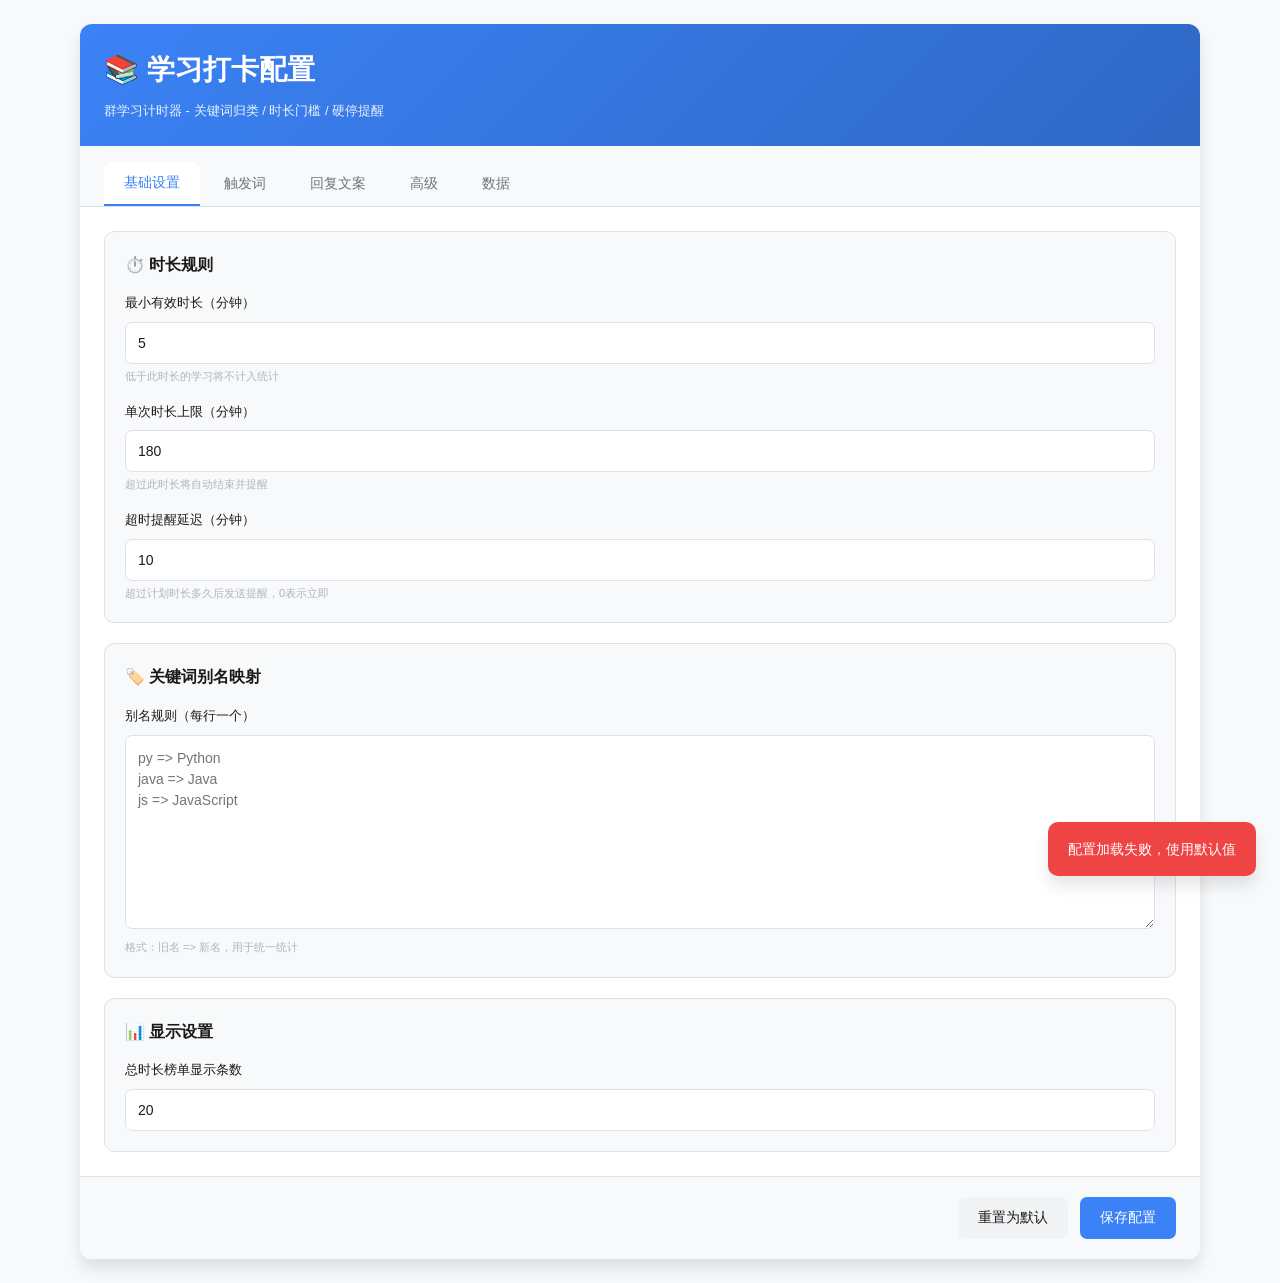
<file: Project/ALLBot部署/plugins/astrbot_plugin_liflag/pages/config/index.html>
<!DOCTYPE html>
<html lang="zh-CN" data-theme="light">
<head>
    <meta charset="UTF-8">
    <meta name="viewport" content="width=device-width, initial-scale=1.0">
    <title>学习打卡配置</title>
    <link rel="stylesheet" href="style.css">
</head>
<body>
    <div class="container">
        <header class="page-header">
            <h1>📚 学习打卡配置</h1>
            <p class="subtitle">群学习计时器 - 关键词归类 / 时长门槛 / 硬停提醒</p>
        </header>

        <nav class="tab-nav">
            <button class="tab-btn active" data-tab="basic">基础设置</button>
            <button class="tab-btn" data-tab="triggers">触发词</button>
            <button class="tab-btn" data-tab="messages">回复文案</button>
            <button class="tab-btn" data-tab="advanced">高级</button>
            <button class="tab-btn" data-tab="data">数据</button>
        </nav>

        <div class="content">
            <!-- 基础设置 -->
            <section class="tab-panel active" id="basic">
                <div class="card">
                    <h2>⏱️ 时长规则</h2>
                    <div class="form-group">
                        <label for="min_minutes">最小有效时长（分钟）</label>
                        <input type="number" id="min_minutes" min="1" max="60" value="5">
                        <p class="hint">低于此时长的学习将不计入统计</p>
                    </div>
                    <div class="form-group">
                        <label for="max_minutes">单次时长上限（分钟）</label>
                        <input type="number" id="max_minutes" min="60" max="360" value="180">
                        <p class="hint">超过此时长将自动结束并提醒</p>
                    </div>
                    <div class="form-group">
                        <label for="remind_after_minutes">超时提醒延迟（分钟）</label>
                        <input type="number" id="remind_after_minutes" min="0" max="60" value="10">
                        <p class="hint">超过计划时长多久后发送提醒，0表示立即</p>
                    </div>
                </div>

                <div class="card">
                    <h2>🏷️ 关键词别名映射</h2>
                    <div class="form-group">
                        <label for="keyword_alias">别名规则（每行一个）</label>
                        <textarea id="keyword_alias" rows="8" placeholder="py => Python&#10;java => Java&#10;js => JavaScript"></textarea>
                        <p class="hint">格式：旧名 => 新名，用于统一统计</p>
                    </div>
                </div>

                <div class="card">
                    <h2>📊 显示设置</h2>
                    <div class="form-group">
                        <label for="total_limit">总时长榜单显示条数</label>
                        <input type="number" id="total_limit" min="1" max="100" value="20">
                    </div>
                </div>
            </section>

            <!-- 触发词 -->
            <section class="tab-panel" id="triggers">
                <div class="card">
                    <h2>🎯 用户触发词</h2>
                    <div class="form-group">
                        <label for="start_word">开始学习</label>
                        <input type="text" id="start_word" value="我要学习">
                        <p class="hint">格式：触发词 + 内容 + 数字 + 分钟</p>
                    </div>
                    <div class="form-group">
                        <label for="finish_word">结束学习</label>
                        <input type="text" id="finish_word" value="学完了">
                    </div>
                    <div class="form-group">
                        <label for="pause_words">暂停学习（多个用|分隔）</label>
                        <input type="text" id="pause_words" value="暂停学习|暂停">
                        <p class="hint">暂停后时间不会继续计时</p>
                    </div>
                    <div class="form-group">
                        <label for="resume_words">继续学习（多个用|分隔）</label>
                        <input type="text" id="resume_words" value="继续学习|继续">
                        <p class="hint">从暂停状态恢复计时</p>
                    </div>
                    <div class="form-group">
                        <label for="quit_words">放弃学习（多个用|分隔）</label>
                        <input type="text" id="quit_words" value="不学了|放弃">
                        <p class="hint">直接结束学习且不计入统计</p>
                    </div>
                    <div class="form-group">
                        <label for="day_word">查询今日时长</label>
                        <input type="text" id="day_word" value="今日学习时长">
                    </div>
                    <div class="form-group">
                        <label for="week_word">查询本周时长</label>
                        <input type="text" id="week_word" value="本周学习时长">
                    </div>
                    <div class="form-group">
                        <label for="total_word">查询总时长</label>
                        <input type="text" id="total_word" value="总学习时长">
                    </div>
                    <div class="form-group">
                        <label for="guide_words">打卡说明（多个用|分隔）</label>
                        <input type="text" id="guide_words" value="打卡说明|学习说明|打卡帮助">
                    </div>
                </div>
            </section>

            <!-- 回复文案 -->
            <section class="tab-panel" id="messages">
                <div class="card">
                    <h2>✅ 开始与结束</h2>
                    <div class="form-group">
                        <label for="start_text">开始学习回复</label>
                        <input type="text" id="start_text" value="{name}开始学习{subject}，计划{minutes}分钟">
                        <p class="hint">可用变量：{name} {subject} {minutes}</p>
                    </div>
                    <div class="form-group">
                        <label for="finish_text">完成学习回复</label>
                        <input type="text" id="finish_text" value="{name}完成了{subject}，学习了{minutes}分钟">
                        <p class="hint">可用变量：{name} {subject} {minutes}</p>
                    </div>
                    <div class="form-group">
                        <label for="pause_text">暂停学习成功</label>
                        <input type="text" id="pause_text" value="{name}暂停了{subject}的学习">
                        <p class="hint">可用变量：{name} {subject}</p>
                    </div>
                    <div class="form-group">
                        <label for="resume_text">继续学习成功</label>
                        <input type="text" id="resume_text" value="{name}继续学习{subject}">
                        <p class="hint">可用变量：{name} {subject}</p>
                    </div>
                    <div class="form-group">
                        <label for="quit_text">放弃学习成功</label>
                        <input type="text" id="quit_text" value="{name}放弃了{subject}的学习">
                        <p class="hint">可用变量：{name} {subject}</p>
                    </div>
                    <div class="form-group">
                        <label for="rest_ask_text">学完后询问休息</label>
                        <input type="text" id="rest_ask_text" value="要休息一下吗？回复5、15或30分钟">
                        <p class="hint">完成学习后自动询问</p>
                    </div>
                    <div class="form-group">
                        <label for="rest_start_text">开始休息成功</label>
                        <input type="text" id="rest_start_text" value="好的，休息{minutes}分钟，期间不能开始新的学习">
                        <p class="hint">可用变量：{minutes}</p>
                    </div>
                    <div class="form-group">
                        <label for="rest_end_text">休息结束提醒</label>
                        <input type="text" id="rest_end_text" value="休息完毕，可以继续学习啦！">
                        <p class="hint">休息时间到后自动发送</p>
                    </div>
                </div>

                <div class="card">
                    <h2>⚠️ 错误与提示</h2>
                    <div class="form-group">
                        <label for="start_invalid_text">格式错误</label>
                        <input type="text" id="start_invalid_text" value="请输入学习内容和分钟数">
                    </div>
                    <div class="form-group">
                        <label for="start_out_of_range_text">时长超出范围</label>
                        <input type="text" id="start_out_of_range_text" value="时长必须在{min}到{max}分钟之间">
                    </div>
                    <div class="form-group">
                        <label for="start_already_active_text">已有进行中的学习</label>
                        <input type="text" id="start_already_active_text" value="你还有一项学习正在计时，先说学完了再开始新的吧！">
                    </div>
                    <div class="form-group">
                        <label for="finish_too_short_text">时长过短不计入</label>
                        <input type="text" id="finish_too_short_text" value="这次不到{min}分钟，将不计入时长，多坚持一下哦！">
                    </div>
                    <div class="form-group">
                        <label for="start_resting_text">休息期间无法开始</label>
                        <input type="text" id="start_resting_text" value="你正在休息中，还剩{remaining}分钟，暂时不能开始学习">
                        <p class="hint">可用变量：{remaining}</p>
                    </div>
                    <div class="form-group">
                        <label for="pause_no_session_text">暂停时无进行中学习</label>
                        <input type="text" id="pause_no_session_text" value="当前没有正在进行的学习">
                    </div>
                    <div class="form-group">
                        <label for="pause_already_text">重复暂停提示</label>
                        <input type="text" id="pause_already_text" value="学习已经处于暂停状态">
                    </div>
                    <div class="form-group">
                        <label for="resume_no_session_text">继续时无进行中学习</label>
                        <input type="text" id="resume_no_session_text" value="当前没有正在进行的学习">
                    </div>
                    <div class="form-group">
                        <label for="resume_not_paused_text">继续时未暂停提示</label>
                        <input type="text" id="resume_not_paused_text" value="学习并未暂停">
                    </div>
                    <div class="form-group">
                        <label for="quit_no_session_text">放弃时无进行中学习</label>
                        <input type="text" id="quit_no_session_text" value="当前没有正在进行的学习">
                    </div>
                    <div class="form-group">
                        <label for="start_resting_text">休息期间无法开始</label>
                        <input type="text" id="start_resting_text" value="你正在休息中，还剩{remaining}分钟，暂时不能开始学习">
                        <p class="hint">可用变量：{remaining}</p>
                    </div>
                </div>

                <div class="card">
                    <h2>🔔 提醒文案</h2>
                    <div class="form-group">
                        <label for="reminder_text">超时提醒</label>
                        <input type="text" id="reminder_text" value="{name}，{subject}已经学了{overdue}分钟超时啦！">
                        <p class="hint">可用变量：{name} {subject} {minutes} {overdue}</p>
                    </div>
                    <div class="form-group">
                        <label for="hard_stop_text">达到时长上限</label>
                        <input type="text" id="hard_stop_text" value="已经到{max_minutes}分钟时长上限了哦！快去休息一下吧！">
                    </div>
                </div>

                <div class="card">
                    <h2>📊 查询文案</h2>
                    <div class="form-group">
                        <label for="day_empty_text">今日无数据</label>
                        <input type="text" id="day_empty_text" value="今天还没学习哦，先来一个？">
                    </div>
                    <div class="form-group">
                        <label for="day_header">今日时长标题</label>
                        <input type="text" id="day_header" value="今天{name}学习了：">
                    </div>
                    <div class="form-group">
                        <label for="day_line">今日时长单行格式</label>
                        <input type="text" id="day_line" value="{subject} {minutes}分钟！">
                    </div>
                    <div class="form-group">
                        <label for="total_empty_text">总时长无数据</label>
                        <input type="text" id="total_empty_text" value="还没有学习记录哦">
                    </div>
                    <div class="form-group">
                        <label for="total_header">总时长标题</label>
                        <input type="text" id="total_header" value="你的总学习时长为：{minutes}分钟，数据如下：">
                    </div>
                    <div class="form-group">
                        <label for="total_line">总时长单行格式</label>
                        <input type="text" id="total_line" value="一共学习了{subject} {minutes}分钟！">
                    </div>
                </div>

                <div class="card">
                    <h2>📅 本周时长文案</h2>
                    <div class="form-group">
                        <label for="week_text">总结格式</label>
                        <textarea id="week_text" rows="3">{name}本周学习时长：
{days}

本周共{minutes}分钟</textarea>
                        <p class="hint">可用变量：{name} {days} {minutes} {year} {month} {day}</p>
                    </div>
                    <div class="form-group">
                        <label for="week_day_text">每日格式</label>
                        <input type="text" id="week_day_text" value="{month}月{day}日 周{weekday}：{minutes}分钟">
                    </div>
                </div>
            </section>

            <!-- 高级 -->
            <section class="tab-panel" id="advanced">
                <div class="card">
                    <h2>🛡️ 超级管理员</h2>
                    <div class="form-group">
                        <label for="super_admins">超级管理员QQ号（每行一个）</label>
                        <textarea id="super_admins" rows="3" placeholder="2403232967"></textarea>
                        <p class="hint">拥有所有权限，包括增删普通管理员</p>
                    </div>
                </div>

                <div class="card">
                    <h2>👥 普通管理员</h2>
                    <div class="form-group">
                        <label>当前管理员列表</label>
                        <div id="admin_list" class="admin-list">
                            <p class="hint">加载中...</p>
                        </div>
                    </div>
                    <div class="form-group">
                        <label for="add_admin_qq">添加管理员</label>
                        <div class="input-group">
                            <input type="text" id="add_admin_qq" placeholder="输入QQ号">
                            <button class="btn btn-primary" id="add_admin_btn">添加</button>
                        </div>
                    </div>
                </div>

                <div class="card">
                    <h2>🔧 管理员功能</h2>
                    <div class="form-group">
                        <label for="rename_words">修改技能名（多个用|分隔）</label>
                        <input type="text" id="rename_words" value="修改技能|改技能">
                        <p class="hint">格式：触发词 + 旧名改为新名</p>
                    </div>
                    <div class="form-group">
                        <label for="adjust_words">修改今日时长（多个用|分隔）</label>
                        <input type="text" id="adjust_words" value="修改今日时长|改今日时长">
                        <p class="hint">格式：触发词 + 技能名 + 数字 + 分钟</p>
                    </div>
                    <div class="form-group">
                        <label for="adjust_week_words">修改本周时长（多个用|分隔）</label>
                        <input type="text" id="adjust_week_words" value="修改本周时长|改本周时长">
                        <p class="hint">格式：触发词 + 技能名 + 数字 + 分钟</p>
                    </div>
                    <div class="form-group">
                        <label for="adjust_total_words">修改总时长（多个用|分隔）</label>
                        <input type="text" id="adjust_total_words" value="修改总时长|改总时长">
                        <p class="hint">格式：触发词 + 技能名 + 数字 + 分钟</p>
                    </div>
                    <div class="form-group">
                        <label for="add_admin_words">添加管理员（多个用|分隔）</label>
                        <input type="text" id="add_admin_words" value="添加管理员">
                        <p class="hint">格式：触发词 + QQ号</p>
                    </div>
                    <div class="form-group">
                        <label for="remove_admin_words">删除管理员（多个用|分隔）</label>
                        <input type="text" id="remove_admin_words" value="删除管理员">
                        <p class="hint">格式：触发词 + QQ号</p>
                    </div>
                    <div class="form-group">
                        <label for="list_admin_words">看名单（多个用|分隔）</label>
                        <input type="text" id="list_admin_words" value="管理员名单">
                        <p class="hint">查看当前超管和普管名单</p>
                    </div>
                </div>

                <div class="card">
                    <h2>📖 打卡说明</h2>
                    <div class="form-group">
                        <label for="guide_header">标题（可选）</label>
                        <input type="text" id="guide_header" placeholder="留空则不显示标题">
                    </div>
                    <div class="form-group">
                        <label for="guide_text">说明正文</label>
                        <textarea id="guide_text" rows="12">📚 学习打卡使用说明

▪️ 开始学习：我要学习Python 30分钟
▪️ 完成学习：学完了
▪️ 查询今日：今日学习时长
▪️ 查询本周：本周学习时长
▪️ 查询总计：总学习时长

💡 提示：
· 学习时长需在5-180分钟之间
· 不到5分钟不计入统计
· 超过180分钟自动结束
· 所有命令不需要@机器人</textarea>
                    </div>
                </div>

                <div class="card">
                    <h2>🔐 管理员文案</h2>
                    <div class="form-group">
                        <label for="admin_denied_text">权限不足</label>
                        <input type="text" id="admin_denied_text" value="只有管理员可以使用该命令">
                    </div>
                    <div class="form-group">
                        <label for="rename_success_text">修改技能名成功</label>
                        <input type="text" id="rename_success_text" value="已将{old}映射为{new}">
                    </div>
                    <div class="form-group">
                        <label for="adjust_success_text">修改今日时长成功</label>
                        <input type="text" id="adjust_success_text" value="已为{subject}添加{minutes}分钟">
                    </div>
                    <div class="form-group">
                        <label for="resolve_failed_text">查询对象不明确</label>
                        <input type="text" id="resolve_failed_text" value="没有找到唯一匹配的群成员">
                    </div>
                </div>
            </section>

            <!-- 数据统计 -->
            <section class="tab-panel" id="data">
                <div class="card">
                    <h2>📊 学习数据统计</h2>
                    <div class="data-summary">
                        <div class="summary-item">
                            <span class="label">今日</span>
                            <span class="value" id="today_total">0 分钟</span>
                        </div>
                        <div class="summary-item">
                            <span class="label">本周</span>
                            <span class="value" id="week_total">0 分钟</span>
                        </div>
                        <div class="summary-item">
                            <span class="label">总计</span>
                            <span class="value" id="all_total">0 分钟</span>
                        </div>
                    </div>
                </div>

                <div class="card">
                    <h2>👥 成员时长</h2>
                    <div id="data_list" class="data-table">
                        <p class="hint">加载中...</p>
                    </div>
                </div>
            </section>
        </div>

        <footer class="actions">
            <button class="btn btn-secondary" id="reset">重置为默认</button>
            <button class="btn btn-primary" id="save">保存配置</button>
        </footer>
    </div>

    <div class="toast" id="toast"></div>

    <script src="app.js"></script>
</body>
</html>
</file>
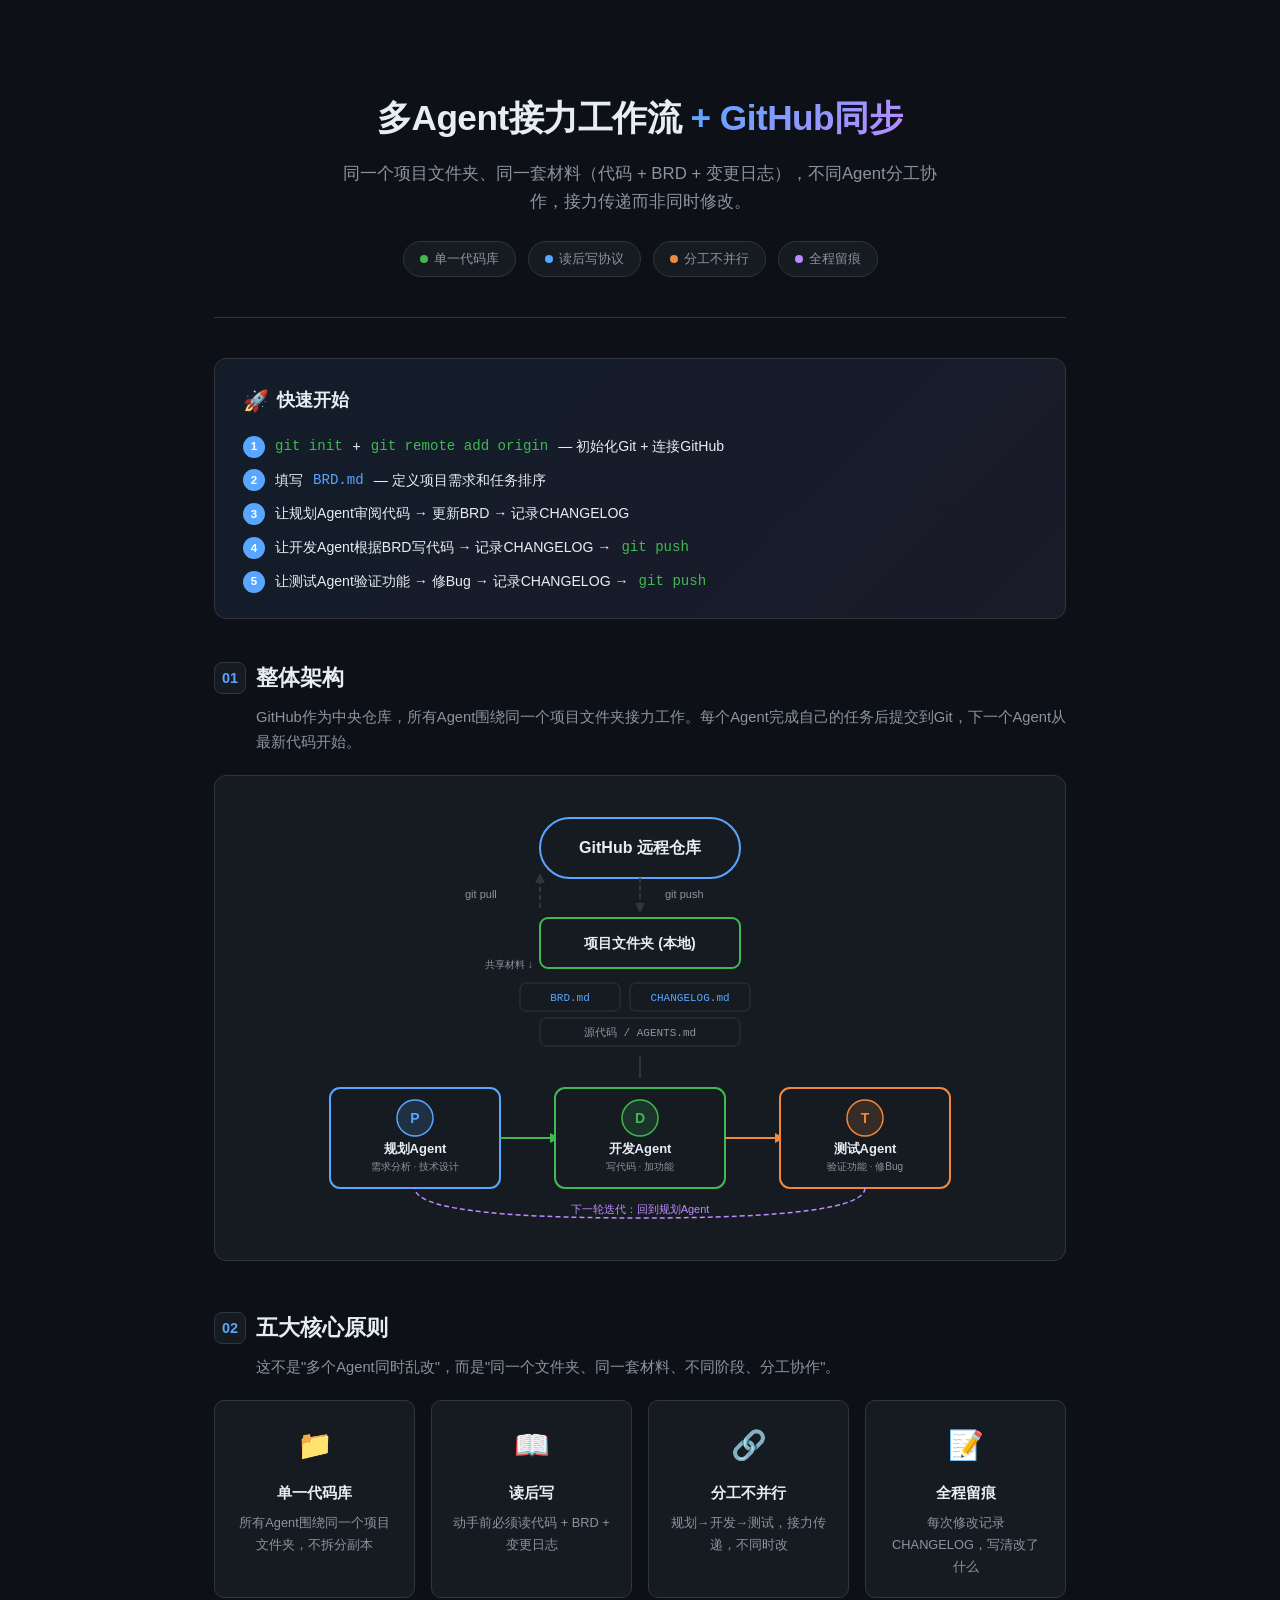
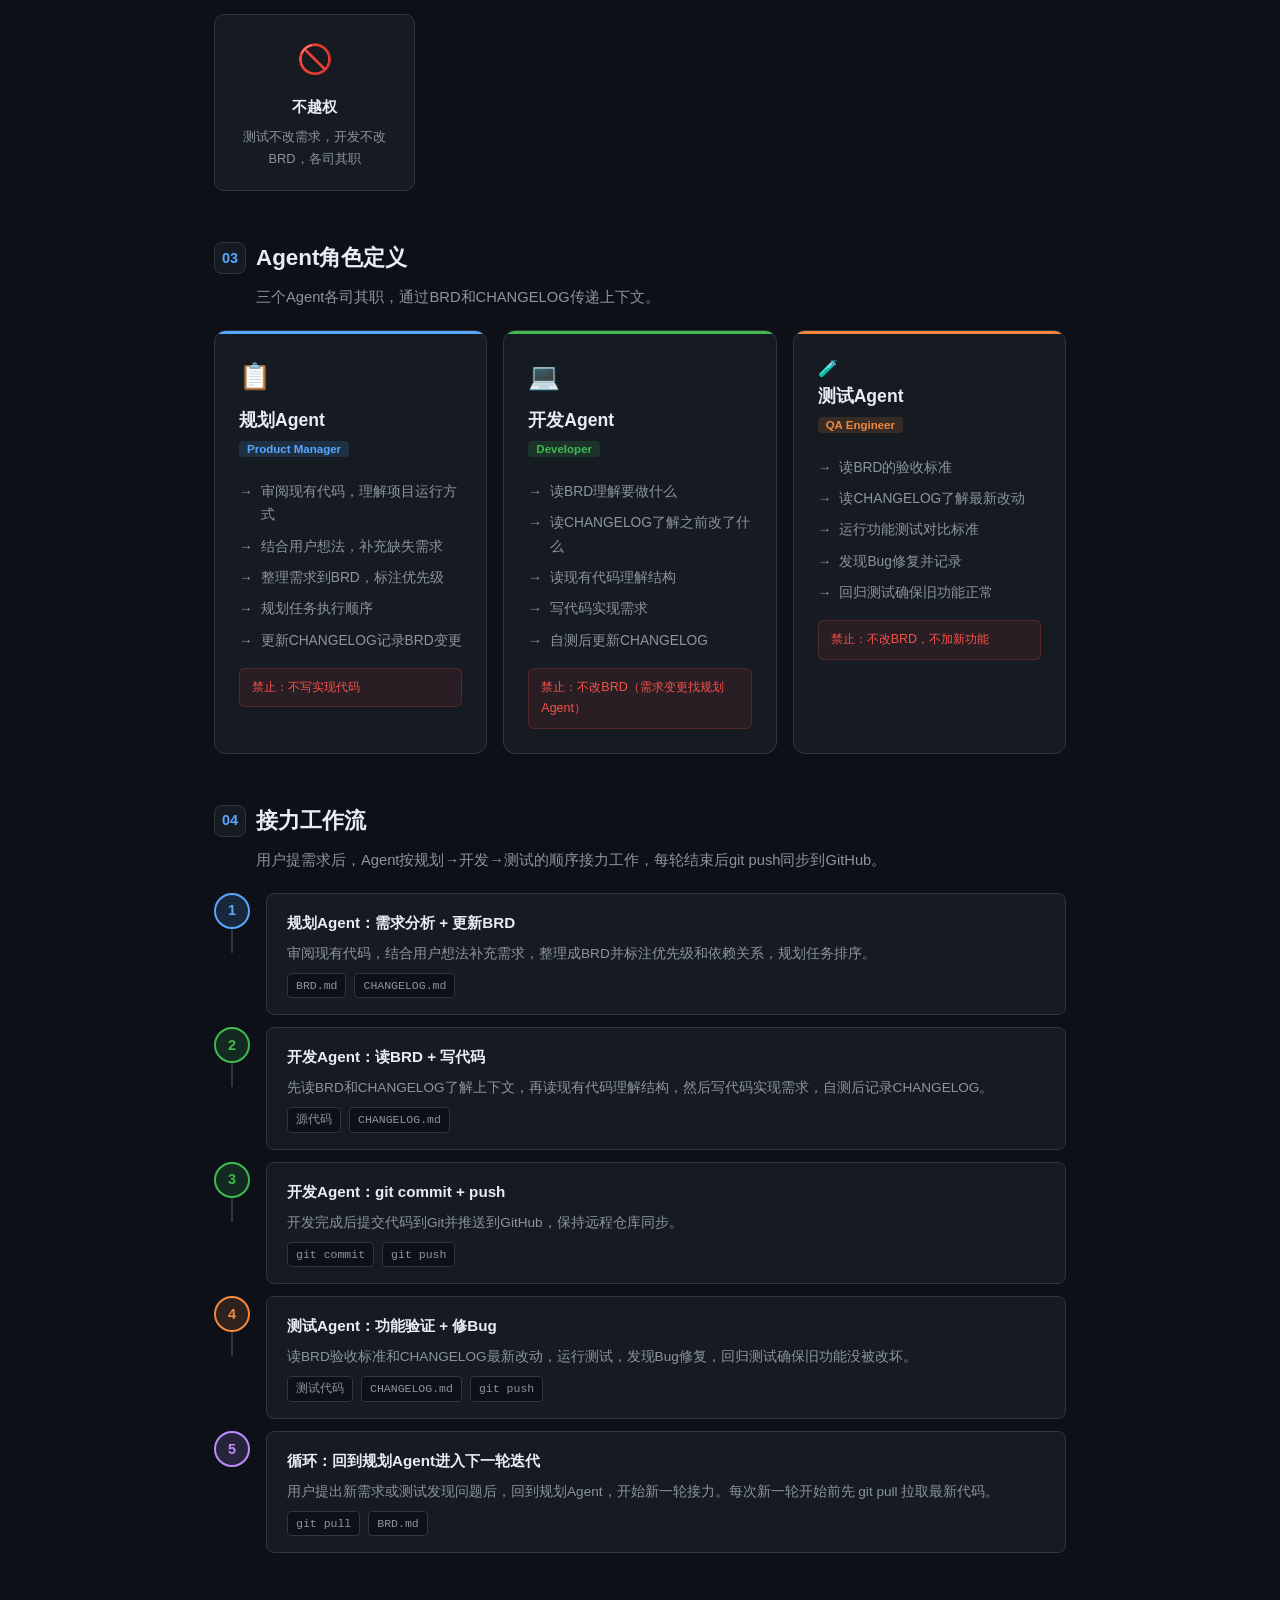
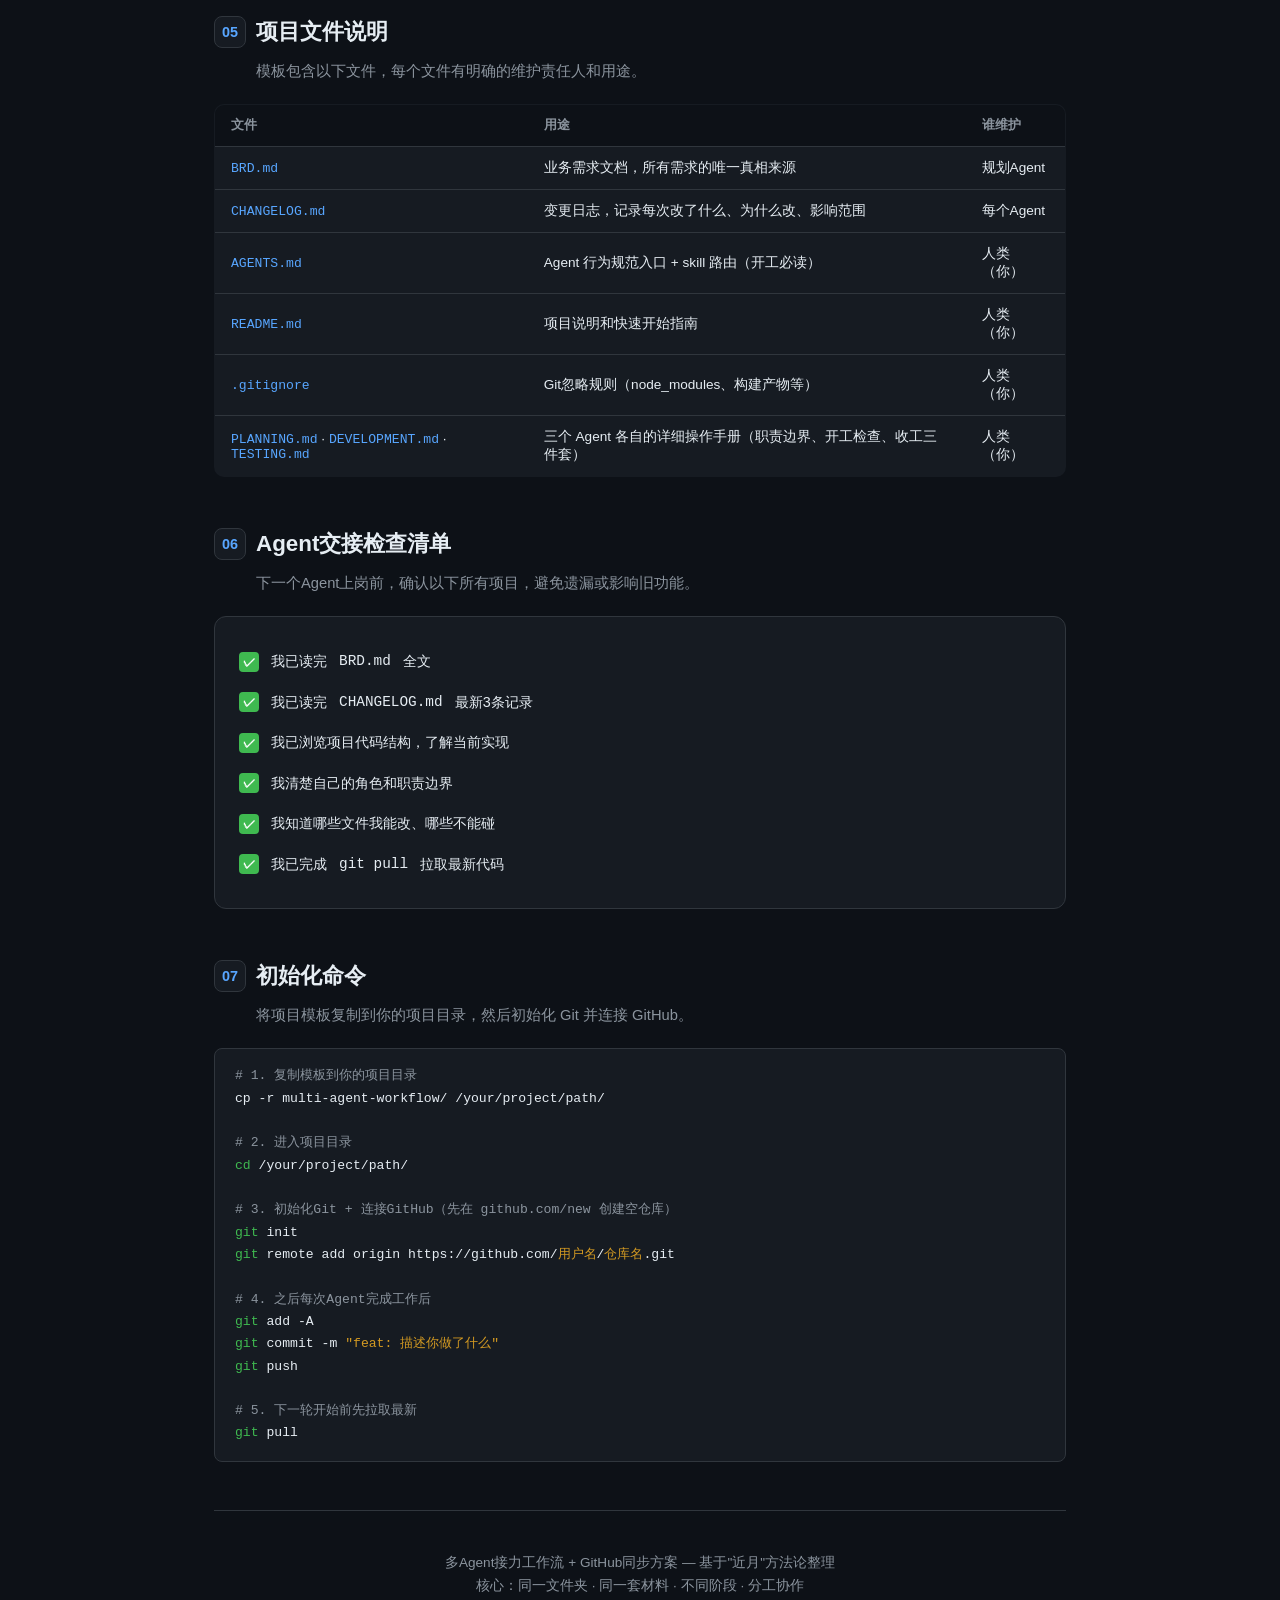
<file: Guide/multi-agent-workflow-guide.html>
<html lang="zh-CN" data-trae-theme="light"><head>
<meta charset="UTF-8">
<meta name="viewport" content="width=device-width, initial-scale=1.0">
<title>多Agent接力工作流 — GitHub同步方案</title>
<style>
  :root {
    --bg: #0d1117;
    --surface: #161b22;
    --border: #30363d;
    --text: #e6edf3;
    --text-dim: #8b949e;
    --accent: #58a6ff;
    --green: #3fb950;
    --yellow: #d29922;
    --red: #f85149;
    --purple: #bc8cff;
    --orange: #f0883e;
  }

  * { margin: 0; padding: 0; box-sizing: border-box; }

  body {
    font-family: -apple-system, BlinkMacSystemFont, 'Segoe UI', 'Noto Sans SC', 'PingFang SC', sans-serif;
    background: var(--bg);
    color: var(--text);
    line-height: 1.7;
    padding: 0;
  }

  .container {
    max-width: 900px;
    margin: 0 auto;
    padding: 40px 24px 80px;
  }

  /* ========== Hero ========== */
  .hero {
    text-align: center;
    padding: 48px 0 40px;
    border-bottom: 1px solid var(--border);
    margin-bottom: 40px;
  }
  .hero h1 {
    font-size: 2.2rem;
    font-weight: 800;
    letter-spacing: -0.5px;
    margin-bottom: 12px;
  }
  .hero h1 .gradient {
    background: linear-gradient(135deg, var(--accent), var(--purple));
    -webkit-background-clip: text;
    -webkit-text-fill-color: transparent;
    background-clip: text;
  }
  .hero .subtitle {
    color: var(--text-dim);
    font-size: 1.05rem;
    max-width: 600px;
    margin: 0 auto;
  }
  .hero .badges {
    display: flex;
    gap: 12px;
    justify-content: center;
    margin-top: 24px;
    flex-wrap: wrap;
  }
  .badge {
    padding: 6px 16px;
    border: 1px solid var(--border);
    border-radius: 20px;
    font-size: 0.82rem;
    color: var(--text-dim);
    background: var(--surface);
  }
  .badge .dot {
    display: inline-block;
    width: 8px;
    height: 8px;
    border-radius: 50%;
    margin-right: 6px;
  }

  /* ========== Section ========== */
  .section {
    margin-bottom: 48px;
  }
  .section-title {
    font-size: 1.4rem;
    font-weight: 700;
    margin-bottom: 8px;
    display: flex;
    align-items: center;
    gap: 10px;
  }
  .section-title .num {
    display: inline-flex;
    align-items: center;
    justify-content: center;
    width: 32px;
    height: 32px;
    border-radius: 8px;
    background: var(--surface);
    border: 1px solid var(--border);
    font-size: 0.9rem;
    color: var(--accent);
  }
  .section-desc {
    color: var(--text-dim);
    font-size: 0.92rem;
    margin-bottom: 20px;
    margin-left: 42px;
  }

  /* ========== Architecture Diagram ========== */
  .arch-diagram {
    background: var(--surface);
    border: 1px solid var(--border);
    border-radius: 12px;
    padding: 32px;
    margin-bottom: 24px;
    overflow-x: auto;
  }
  .arch-diagram svg {
    display: block;
    margin: 0 auto;
    min-width: 600px;
  }

  /* ========== Agent Cards ========== */
  .agent-grid {
    display: grid;
    grid-template-columns: repeat(auto-fit, minmax(260px, 1fr));
    gap: 16px;
  }
  .agent-card {
    background: var(--surface);
    border: 1px solid var(--border);
    border-radius: 12px;
    padding: 24px;
    transition: border-color 0.2s, transform 0.2s;
    position: relative;
    overflow: hidden;
  }
  .agent-card::before {
    content: '';
    position: absolute;
    top: 0; left: 0;
    width: 100%;
    height: 3px;
  }
  .agent-card.plan::before { background: var(--accent); }
  .agent-card.dev::before { background: var(--green); }
  .agent-card.test::before { background: var(--orange); }

  .agent-card:hover {
    border-color: var(--text-dim);
    transform: translateY(-2px);
  }
  .agent-card .role-icon {
    font-size: 1.6rem;
    margin-bottom: 8px;
  }
  .agent-card h3 {
    font-size: 1.1rem;
    margin-bottom: 4px;
  }
  .agent-card .role-tag {
    font-size: 0.75rem;
    color: var(--text-dim);
    margin-bottom: 16px;
  }
  .agent-card .role-tag .tag {
    padding: 2px 8px;
    border-radius: 4px;
    font-size: 0.72rem;
    font-weight: 600;
  }
  .plan .tag { background: rgba(88,166,255,0.15); color: var(--accent); }
  .dev .tag { background: rgba(63,185,80,0.15); color: var(--green); }
  .test .tag { background: rgba(240,136,62,0.15); color: var(--orange); }

  .agent-card ul {
    list-style: none;
    padding: 0;
  }
  .agent-card li {
    padding: 4px 0;
    font-size: 0.86rem;
    color: var(--text-dim);
    display: flex;
    align-items: flex-start;
    gap: 8px;
  }
  .agent-card li::before {
    content: '→';
    color: var(--text-dim);
    flex-shrink: 0;
  }
  .agent-card .forbidden {
    margin-top: 12px;
    padding: 8px 12px;
    background: rgba(248,81,73,0.08);
    border: 1px solid rgba(248,81,73,0.2);
    border-radius: 6px;
    font-size: 0.78rem;
    color: var(--red);
  }

  /* ========== Workflow Steps ========== */
  .workflow-steps {
    display: flex;
    flex-direction: column;
    gap: 0;
  }
  .step {
    display: flex;
    gap: 16px;
    align-items: flex-start;
  }
  .step-marker {
    display: flex;
    flex-direction: column;
    align-items: center;
    flex-shrink: 0;
  }
  .step-marker .circle {
    width: 36px;
    height: 36px;
    border-radius: 50%;
    display: flex;
    align-items: center;
    justify-content: center;
    font-weight: 700;
    font-size: 0.9rem;
    flex-shrink: 0;
  }
  .step-marker .line {
    width: 2px;
    flex: 1;
    min-height: 24px;
    background: var(--border);
  }
  .step:last-child .line { display: none; }
  .step-content {
    background: var(--surface);
    border: 1px solid var(--border);
    border-radius: 8px;
    padding: 16px 20px;
    margin-bottom: 12px;
    flex: 1;
  }
  .step-content h4 {
    font-size: 0.95rem;
    margin-bottom: 6px;
  }
  .step-content p {
    font-size: 0.85rem;
    color: var(--text-dim);
  }
  .step-content .files {
    margin-top: 8px;
    display: flex;
    gap: 8px;
    flex-wrap: wrap;
  }
  .step-content .files span {
    padding: 2px 8px;
    background: var(--bg);
    border: 1px solid var(--border);
    border-radius: 4px;
    font-size: 0.72rem;
    font-family: 'SF Mono', 'Fira Code', monospace;
    color: var(--text-dim);
  }
  .step-1 .circle { background: rgba(88,166,255,0.15); color: var(--accent); border: 2px solid var(--accent); }
  .step-2 .circle { background: rgba(63,185,80,0.15); color: var(--green); border: 2px solid var(--green); }
  .step-3 .circle { background: rgba(63,185,80,0.15); color: var(--green); border: 2px solid var(--green); }
  .step-4 .circle { background: rgba(240,136,62,0.15); color: var(--orange); border: 2px solid var(--orange); }
  .step-5 .circle { background: rgba(188,140,255,0.15); color: var(--purple); border: 2px solid var(--purple); }

  /* ========== File Table ========== */
  .file-table {
    width: 100%;
    border-collapse: collapse;
    background: var(--surface);
    border: 1px solid var(--border);
    border-radius: 10px;
    overflow: hidden;
  }
  .file-table th {
    background: var(--bg);
    padding: 12px 16px;
    text-align: left;
    font-size: 0.8rem;
    font-weight: 600;
    color: var(--text-dim);
    border-bottom: 1px solid var(--border);
  }
  .file-table td {
    padding: 12px 16px;
    font-size: 0.85rem;
    border-bottom: 1px solid var(--border);
  }
  .file-table tr:last-child td { border-bottom: none; }
  .file-table code {
    font-family: 'SF Mono', 'Fira Code', monospace;
    color: var(--accent);
    font-size: 0.82rem;
  }

  /* ========== Checklist ========== */
  .checklist {
    background: var(--surface);
    border: 1px solid var(--border);
    border-radius: 12px;
    padding: 24px;
  }
  .checklist .item {
    display: flex;
    align-items: center;
    gap: 12px;
    padding: 8px 0;
    font-size: 0.9rem;
  }
  .checklist .checkbox {
    width: 20px;
    height: 20px;
    border: 2px solid var(--border);
    border-radius: 4px;
    flex-shrink: 0;
    display: flex;
    align-items: center;
    justify-content: center;
    transition: all 0.2s;
  }
  .checklist .checkbox.checked {
    background: var(--green);
    border-color: var(--green);
  }
  .checklist .checkbox.checked::after {
    content: '✓';
    color: white;
    font-size: 0.8rem;
    font-weight: bold;
  }

  /* ========== Code Block ========== */
  .code-block {
    background: var(--surface);
    border: 1px solid var(--border);
    border-radius: 8px;
    padding: 16px 20px;
    overflow-x: auto;
    margin: 12px 0;
  }
  .code-block code {
    font-family: 'SF Mono', 'Fira Code', 'Cascadia Code', monospace;
    font-size: 0.82rem;
    color: var(--text);
    white-space: pre;
  }
  .code-block .comment { color: var(--text-dim); }
  .code-block .cmd { color: var(--green); }
  .code-block .flag { color: var(--accent); }
  .code-block .str { color: var(--yellow); }

  /* ========== Rules ========== */
  .rules-grid {
    display: grid;
    grid-template-columns: repeat(auto-fit, minmax(200px, 1fr));
    gap: 16px;
  }
  .rule-card {
    background: var(--surface);
    border: 1px solid var(--border);
    border-radius: 10px;
    padding: 20px;
    text-align: center;
  }
  .rule-card .icon {
    font-size: 1.8rem;
    margin-bottom: 10px;
  }
  .rule-card h4 {
    font-size: 0.95rem;
    margin-bottom: 6px;
  }
  .rule-card p {
    font-size: 0.8rem;
    color: var(--text-dim);
  }

  /* ========== Footer ========== */
  .footer {
    text-align: center;
    padding: 40px 0;
    border-top: 1px solid var(--border);
    margin-top: 48px;
  }
  .footer p {
    color: var(--text-dim);
    font-size: 0.85rem;
  }

  /* ========== Quick Start ========== */
  .quick-start {
    background: linear-gradient(135deg, rgba(88,166,255,0.08), rgba(188,140,255,0.08));
    border: 1px solid var(--border);
    border-radius: 12px;
    padding: 24px 28px;
    margin-bottom: 40px;
  }
  .quick-start h2 {
    font-size: 1.1rem;
    margin-bottom: 16px;
    display: flex;
    align-items: center;
    gap: 8px;
  }
  .quick-start h2 .rocket { font-size: 1.3rem; }
  .quick-start .steps-mini {
    display: flex;
    flex-direction: column;
    gap: 10px;
  }
  .quick-start .step-mini {
    display: flex;
    align-items: center;
    gap: 10px;
    font-size: 0.88rem;
  }
  .quick-start .step-mini .num-mini {
    width: 22px;
    height: 22px;
    border-radius: 50%;
    background: var(--accent);
    color: white;
    display: flex;
    align-items: center;
    justify-content: center;
    font-size: 0.72rem;
    font-weight: 700;
    flex-shrink: 0;
  }

  @media (max-width: 600px) {
    .hero h1 { font-size: 1.6rem; }
    .section-title { font-size: 1.15rem; }
    .section-desc { margin-left: 0; }
    .container { padding: 24px 16px 60px; }
  }
</style>
<style data-trae-edit-ui="true" id="trae-previewer-tools-styles">:root {
  --trae-layer-image-download: 89990;
  --trae-layer-browser-inspect-overlay: 90000;
  --trae-layer-browser-inspect-highlight: 90010;
  --trae-layer-browser-inspect-action: 90020;
  --trae-layer-text-selection-action: 90030;
  --trae-layer-edit-tooltip: 100095;
}
:root,
[data-trae-theme='dark'] {
  --trae-bg-base-default: #171717;
  --trae-bg-menu: #222427;
  --trae-bg-overlay-l1: rgba(255, 255, 255, 0.04);
  --trae-bg-overlay-l2: rgba(255, 255, 255, 0.08);
  --trae-bg-overlay-l3: rgba(255, 255, 255, 0.12);
  --trae-bg-overlay-l4: rgba(255, 255, 255, 0.16);
  --trae-bg-invert: #f5f9fe;
  --trae-bg-invert-hover: #e8ecf0;
  --trae-bg-invert-active: #dce0e4;
  --trae-bg-invert-disabled: rgba(224, 226, 242, 0.12);
  --bg-bg-brand-disabled: rgba(75, 63, 227, 0.35);
  --bg-bg-brand-popup: rgba(106, 111, 255, 0.15);
  --trae-border-l1: #e0e2f217;
  --trae-border-l2: rgba(255, 255, 255, 0.12);
  --trae-border-l3: rgba(255, 255, 255, 0.08);
  --trae-border-neutral-l3: rgba(229, 229, 229, 0.20);
  --trae-border-brand: #6a6fff;
  --trae-text-default: #f5f9fe;
  --trae-text-default-hover: #f5f9fe;
  --trae-text-default-active: #f5f9fe;
  --trae-text-secondary: rgba(245, 249, 254, 0.5);
  --trae-text-tertiary: rgba(245, 249, 254, 0.4);
  --trae-text-disabled: #666b75;
  --trae-text-onaccent: #222427;
  --trae-icon-default: #f5f9fe;
  --trae-icon-secondary: rgba(245, 249, 254, 0.5);
  --trae-icon-brand: #6a6fff;
  --icon-icon-brand: var(--trae-icon-brand);
  --trae-icon-onaccent: #222427;
  --trae-status-success: #22c55e;
  --trae-status-primary: #3b82f6;
  --trae-status-primary-default: #387bff;
  --trae-status-primary-surface-l1: rgba(53, 121, 255, 0.18);
  --trae-status-success-default: #33c192;
  --trae-status-success-surface-l1: rgba(0, 165, 110, 0.18);
  --trae-status-error-default: #f65a5a;
  --trae-status-error-surface-l1: rgba(246, 70, 70, 0.18);
  --trae-annotation-marker-bg: #4b3fe3;
  --trae-annotation-marker-text: #ffffff;
  --trae-annotation-region-border: var(--trae-status-primary-default);
  --trae-region-outside-mask-bg: rgba(0, 0, 0, 0.32);
  --trae-panel-shadow: 0px 6px 24px -1px rgba(0, 0, 0, 0.16);
  --trae-floating-shadow: 0px 2px 8px 0px rgba(0, 0, 0, 0.2);
  --trae-shadow-elevation-50: 0 1px 2px -1px rgba(0, 0, 0, 0.45);
  --text-text-default: var(--trae-text-default);
  --text-text-onaccent: var(--trae-text-onaccent);
  --bg-bg-menu: var(--trae-bg-menu);
  --bg-bg-white: var(--trae-bg-menu);
  --bg-bg-invert: var(--trae-bg-invert);
  --bg-bg-invert-disabled: var(--trae-bg-invert-disabled);
  --bg-bg-overlay-l1: var(--trae-bg-overlay-l1);
  --bg-bg-overlay-l2: var(--trae-bg-overlay-l2);
  --bg-bg-overlay-l3: var(--trae-bg-overlay-l3);
  --border-border-neutral-l1: var(--trae-border-l1);
  --border-border-brand: var(--trae-border-brand);
  --border-border-brand-half: rgba(106, 111, 255, 0.4);
  --status-error-default: var(--trae-status-error-default);
  --status-error-surface-l1: var(--trae-status-error-surface-l1);
  --radius-radius-md-12: 12px;
  --spacers-spacer-0: 0;
  --spacers-spacer-6: 6px;
}

[data-trae-theme='light'] {
  --trae-bg-base-default: #fafafa;
  --trae-bg-menu: #ffffff;
  --trae-bg-overlay-l1: rgba(0, 0, 0, 0.04);
  --trae-bg-overlay-l2: rgba(0, 0, 0, 0.06);
  --trae-bg-overlay-l3: rgba(0, 0, 0, 0.08);
  --trae-bg-overlay-l4: rgba(0, 0, 0, 0.12);
  --trae-bg-invert: #1f2328;
  --trae-bg-invert-hover: #32383f;
  --trae-bg-invert-active: #444d56;
  --trae-bg-invert-disabled: rgba(115, 115, 115, 0.20);
  --bg-bg-brand-disabled: rgba(75, 63, 227, 0.22);
  --bg-bg-brand-popup: rgba(170, 183, 255, 0.36);
  --trae-border-l1: rgba(0, 0, 0, 0.1);
  --trae-border-l2: rgba(0, 0, 0, 0.12);
  --trae-border-l3: rgba(0, 0, 0, 0.08);
  --trae-border-neutral-l3: rgba(115, 115, 115, 0.36);
  --trae-border-brand: #4b3fe3;
  --trae-text-default: #1f2328;
  --trae-text-default-hover: #111214;
  --trae-text-default-active: #111214;
  --trae-text-secondary: rgba(31, 35, 40, 0.5);
  --trae-text-tertiary: rgba(31, 35, 40, 0.4);
  --trae-text-disabled: #a1a1a1;
  --trae-text-onaccent: #ffffff;
  --trae-icon-default: #1f2328;
  --trae-icon-secondary: rgba(31, 35, 40, 0.5);
  --trae-icon-brand: #4b3fe3;
  --icon-icon-brand: var(--trae-icon-brand);
  --trae-icon-onaccent: #ffffff;
  --trae-status-success: #22c55e;
  --trae-status-primary: #3b82f6;
  --trae-status-primary-default: #2f74ff;
  --trae-status-primary-surface-l1: rgba(47, 116, 255, 0.12);
  --trae-status-success-default: #15a877;
  --trae-status-success-surface-l1: rgba(64, 176, 139, 0.12);
  --trae-status-error-default: #e8463a;
  --trae-status-error-surface-l1: rgba(232, 70, 58, 0.12);
  --trae-annotation-marker-bg: #4b3fe3;
  --trae-annotation-marker-text: #ffffff;
  --trae-annotation-region-border: var(--trae-status-primary-default);
  --trae-region-outside-mask-bg: rgba(0, 0, 0, 0.18);
  --trae-panel-shadow: 0px 6px 24px -1px rgba(24, 24, 24, 0.06);
  --trae-floating-shadow: 0px 2px 8px 0px rgba(24, 24, 24, 0.2);
  --trae-shadow-elevation-50: 0 1px 2px -1px rgba(24, 24, 24, 0.08);
  --text-text-default: var(--trae-text-default);
  --text-text-onaccent: var(--trae-text-onaccent);
  --bg-bg-menu: var(--trae-bg-menu);
  --bg-bg-white: var(--trae-bg-menu);
  --bg-bg-invert: var(--trae-bg-invert);
  --bg-bg-invert-disabled: var(--trae-bg-invert-disabled);
  --bg-bg-overlay-l1: var(--trae-bg-overlay-l1);
  --bg-bg-overlay-l2: var(--trae-bg-overlay-l2);
  --bg-bg-overlay-l3: var(--trae-bg-overlay-l3);
  --border-border-neutral-l1: var(--trae-border-l1);
  --border-border-brand: var(--trae-border-brand);
  --border-border-brand-half: rgba(75, 63, 227, 0.4);
  --status-error-default: var(--trae-status-error-default);
  --status-error-surface-l1: var(--trae-status-error-surface-l1);
  --radius-radius-md-12: 12px;
  --spacers-spacer-0: 0;
  --spacers-spacer-6: 6px;
}

@keyframes trae-spin {
  to {
    transform: rotate(360deg);
  }
}

@keyframes trae-edit-bar-enter {
  from {
    opacity: 0;
    transform: translateY(-4px) scale(0.98);
  }

  to {
    opacity: 1;
    transform: translateY(0) scale(1);
  }
}

@keyframes trae-edit-bar-leave {
  from {
    opacity: 1;
    transform: translateY(0) scale(1);
  }

  to {
    opacity: 0;
    transform: translateY(-4px) scale(0.98);
  }
}

@keyframes trae-edit-panel-leave {
  from {
    opacity: 1;
    transform: translateY(0) scale(1);
  }

  to {
    opacity: 0;
    transform: translateY(-4px) scale(0.98);
  }
}

.trae-edit-mode-active:not(.trae-edit-mode-dragging) body *:not([data-trae-edit-ui]):not([data-trae-edit-ui] *) {
  transition: none !important;
  animation-play-state: paused !important;
}

.trae-edit-mode-reorder-hit-test [data-trae-edit-ui]:not(.trae-edit-pointer-shield):not(.trae-edit-panel),
.trae-edit-mode-reorder-hit-test [data-trae-edit-ui]:not(.trae-edit-pointer-shield):not(.trae-edit-panel) * {
  pointer-events: none !important;
}

.trae-browser-inspect-overlay {
  position: fixed;
  top: 0;
  left: 0;
  width: 100%;
  height: 100%;
  z-index: var(--trae-layer-browser-inspect-overlay);
  pointer-events: auto;
  background: transparent;
}

.trae-browser-inspect-highlight-box {
  position: absolute;
  top: 0;
  left: 0;
  z-index: var(--trae-layer-browser-inspect-highlight);
  display: none;
}

.trae-browser-inspect-highlight-tag {
  position: absolute;
  left: 0px;
  top: 0px;
  height: 18px;
  padding: 0 6px;
  box-sizing: border-box;
  border-radius: 4px;
  background-color: var(--trae-status-success-default);
  color: var(--trae-text-onaccent);
  font-size: 12px;
  font-weight: 400;
  display: none;
  align-items: center;
  z-index: var(--trae-layer-browser-inspect-action);
}

.trae-browser-inspect-highlight-box-show {
  display: flex;
}

.trae-browser-inspect-highlight-tag.trae-browser-inspect-highlight-box-show {
  display: none;
}

.trae-browser-inspect-select-button.trae-browser-inspect-highlight-box-show {
  display: block !important;
}

.trae-browser-inspect-select-button {
  position: absolute;
  top: 0;
  left: 0;
  display: none;
  z-index: var(--trae-layer-browser-inspect-action);
}

.trae-browser-inspect-select-highlight-box {
  background: transparent !important;
}

.trae-browser-inspect-select-highlight-box .trae-browser-inspect-highlight-tag {
  background-color: var(--trae-status-success-default);
}

.trae-add-to-chat-card {
  display: block;
  overflow: hidden;
  background: var(--trae-bg-menu);
  border: 1px solid var(--trae-border-l1);
  border-radius: 8px;
  box-shadow: var(--trae-floating-shadow);
  transition:
    width 0.25s cubic-bezier(0.4, 0, 0.2, 1),
    height 0.25s cubic-bezier(0.4, 0, 0.2, 1);
}

.trae-add-to-chat-content {
  position: relative;
  width: max-content;
}

.trae-fade-exit {
  opacity: 0;
  transition: opacity 0.15s ease-out;
}

.trae-fade-enter {
  opacity: 1;
  transition: opacity 0.2s ease-in;
}

.trae-buttons-view {
  display: flex;
  align-items: center;
  gap: 6px;
  padding: 4px;
  background: transparent;
}

.trae-action-button {
  display: inline-flex;
  align-items: center;
  gap: 4px;
  padding: 4px 8px;
  background: transparent;
  border: none;
  border-radius: 4px;
  cursor: pointer;
  transform: none !important;
  transition: none !important;
  animation: none !important;
}

.trae-action-button:hover {
  background: var(--trae-bg-overlay-l2);
}

.trae-action-button:active {
  background: var(--trae-bg-overlay-l3);
}

.trae-action-button:focus-visible {
  outline: 2px solid var(--trae-status-primary);
  outline-offset: 1px;
}

.trae-action-button-icon {
  display: flex;
  align-items: center;
  justify-content: center;
  width: 16px;
  height: 16px;
  color: var(--trae-icon-default);
  flex-shrink: 0;
}

.trae-action-button-title {
  font-family: -apple-system, BlinkMacSystemFont, 'Segoe UI', Roboto, sans-serif;
  font-size: 11px;
  font-weight: 500;
  line-height: 16px;
  color: var(--trae-text-default);
  white-space: nowrap;
}

.trae-edit-toolbar-button-active {
  background: var(--bg-bg-brand-disabled, rgba(75, 63, 227, 0.22)) !important;
  color: var(--icon-icon-brand, #4b3fe3) !important;
  font-weight: bold !important;
}

.trae-edit-toolbar-button-active:hover {
  background: var(--bg-bg-brand-popup, rgba(170, 183, 255, 0.36)) !important;
}

.trae-edit-toolbar button[data-action='alignment-dropdown']:hover,
.trae-edit-toolbar button[data-action='text-align-dropdown']:hover,
.trae-edit-toolbar button[data-action='font-decrease']:hover,
.trae-edit-toolbar button[data-action='font-increase']:hover,
.trae-edit-toolbar button[data-action^='align-']:hover {
  border-radius: 8px;
  background: var(--bg-bg-overlay-l1, rgba(115, 115, 115, 0.08)) !important;
}

.trae-edit-toolbar button[data-action='alignment-dropdown']:active,
.trae-edit-toolbar button[data-action='text-align-dropdown']:active,
.trae-edit-toolbar button[data-action='font-decrease']:active,
.trae-edit-toolbar button[data-action='font-increase']:active,
.trae-edit-toolbar button[data-action^='align-']:active {
  border-radius: 8px;
  background: var(--bg-bg-overlay-l2, rgba(115, 115, 115, 0.12)) !important;
}

.trae-comment-input {
  background: transparent;
  color: var(--trae-text-default);
  caret-color: var(--trae-text-default);
}

.trae-comment-input::placeholder {
  color: var(--trae-text-tertiary);
}

.trae-point-edit-bar,
.trae-point-comment-input-bar,
.trae-comment-only-panel {
  transform-origin: top center;
  will-change: opacity, transform;
}

.trae-edit-panel:not(.trae-edit-panel-leave) {
  pointer-events: auto !important;
}

.trae-edit-bar-enter {
  animation: trae-edit-bar-enter var(--transition-normal, 0.18s cubic-bezier(0.2, 0, 0, 1)) both;
}

.trae-edit-bar-leave {
  pointer-events: none;
  animation: trae-edit-bar-leave var(--transition-fast, 0.14s ease) both;
}

.trae-edit-panel-leave {
  pointer-events: none;
  animation: trae-edit-panel-leave var(--transition-fast, 0.14s ease) both;
}

.trae-edit-panel [data-trae-tooltip] {
  position: relative;
}

.trae-edit-panel [data-trae-tooltip]::after {
  content: attr(data-trae-tooltip);
  position: absolute;
  left: 50%;
  bottom: calc(100% + 8px);
  z-index: var(--trae-layer-edit-tooltip);
  padding: 6px 10px;
  border-radius: 6px;
  background: var(--trae-bg-invert, var(--bg-bg-invert));
  color: var(--trae-text-onaccent, var(--text-text-onaccent));
  box-shadow: var(--trae-floating-shadow);
  font-family: -apple-system, BlinkMacSystemFont, 'SF Pro Text', 'PingFang SC', sans-serif;
  font-size: 11px;
  font-weight: 500;
  line-height: 16px;
  letter-spacing: 0.039px;
  white-space: nowrap;
  pointer-events: none;
  box-sizing: border-box;
  opacity: 0;
  transform: translateX(-50%);
  visibility: hidden;
}

.trae-edit-panel [data-trae-tooltip]::before {
  content: '';
  position: absolute;
  left: 50%;
  bottom: calc(100% + 5px);
  z-index: var(--trae-layer-edit-tooltip);
  width: 8px;
  height: 4px;
  background: var(--trae-bg-invert, var(--bg-bg-invert));
  clip-path: polygon(0 0, 100% 0, 50% 100%);
  transform: translateX(-50%);
  pointer-events: none;
  opacity: 0;
  visibility: hidden;
}

.trae-edit-panel [data-trae-tooltip]:hover::after,
.trae-edit-panel [data-trae-tooltip]:focus-visible::after,
.trae-edit-panel [data-trae-tooltip]:hover::before,
.trae-edit-panel [data-trae-tooltip]:focus-visible::before {
  opacity: 1;
  visibility: visible;
}

.trae-comment-btn {
  justify-content: center;
  cursor: pointer;
  transition: background-color 0.15s ease;
}

.trae-comment-btn:disabled {
  cursor: not-allowed;
}

.trae-comment-btn:focus-visible {
  outline: 2px solid var(--trae-status-primary);
  outline-offset: 1px;
}

.trae-comment-btn-primary {
  background: var(--trae-bg-invert);
  color: var(--trae-text-onaccent);
}

.trae-comment-btn-primary:hover:not(:disabled) {
  background: var(--trae-bg-invert-hover);
}

.trae-comment-btn-primary:active:not(:disabled) {
  background: var(--trae-bg-invert-active);
}

.trae-comment-btn-primary:disabled {
  background: var(--trae-bg-invert-disabled);
  color: var(--trae-text-disabled);
}

.trae-comment-btn-secondary {
  background: var(--trae-bg-overlay-l2);
  color: var(--trae-text-default);
}

.trae-comment-btn-secondary:hover:not(:disabled) {
  background: var(--trae-bg-overlay-l3);
}

.trae-comment-btn-secondary:active:not(:disabled) {
  background: var(--trae-bg-overlay-l4);
}

.trae-comment-btn-secondary:disabled {
  background: var(--trae-bg-overlay-l2);
  color: var(--trae-text-disabled);
}

.trae-comment-btn-text {
  background: transparent;
  color: var(--trae-text-default);
}

.trae-comment-btn-text:hover:not(:disabled) {
  border-radius: 8px;
  background: var(--bg-bg-overlay-l1, var(--trae-bg-overlay-l1));
  color: var(--trae-text-default-hover);
}

.trae-comment-btn-text:active:not(:disabled) {
  border-radius: 8px;
  background: var(--trae-bg-overlay-l2);
  color: var(--trae-text-default-active);
}

.trae-comment-btn-text:disabled {
  background: transparent;
  color: var(--trae-text-disabled);
}

.trae-marking-btn {
  justify-content: center;
}

.trae-marking-btn:hover:not(:disabled) {
  background: var(--trae-bg-overlay-l1) !important;
}

.trae-marking-btn-active {
  background: var(--bg-bg-brand-disabled, rgba(75, 63, 227, 0.22)) !important;
  color: var(--icon-icon-brand, var(--trae-icon-brand)) !important;
}

.trae-marking-btn-active:hover {
  background: var(--bg-bg-brand-popup, rgba(170, 183, 255, 0.36)) !important;
  color: var(--icon-icon-brand, var(--trae-icon-brand)) !important;
}

.trae-marking-btn:active:not(:disabled) {
  background: var(--trae-bg-overlay-l2) !important;
}

.trae-marking-btn:disabled {
  color: var(--trae-text-disabled) !important;
  cursor: not-allowed !important;
}

.trae-action-button-shortcut {
  display: flex;
  align-items: center;
  gap: 2px;
  color: var(--trae-icon-secondary);
  flex-shrink: 0;
}

.trae-shortcut-container {
  display: flex;
  align-items: center;
  gap: 2px;
}

.trae-shortcut-key {
  font-family: -apple-system, BlinkMacSystemFont, 'Segoe UI', Roboto, sans-serif;
  font-size: 11px;
  font-weight: 500;
  line-height: 12px;
  color: var(--trae-icon-secondary);
}

.trae-add-to-chat-divider {
  width: 2px;
  height: 12px;
  padding: 0 6px;
  box-sizing: content-box;
  background-clip: content-box;
  background-color: var(--trae-border-l2);
  flex-shrink: 0;
}

.trae-editor-view {
  display: flex;
  flex-direction: column;
  width: 320px;
  padding: 8px;
  background: transparent;
}

.trae-editor-text-container {
  display: flex;
  align-items: center;
  padding: 8px;
  background: var(--trae-bg-overlay-l1);
  border: 1px solid var(--trae-border-l3);
  border-radius: 4px;
  gap: 8px;
}

.trae-editor-textarea {
  flex: 1;
  padding: 0 2px;
  border: none;
  background: transparent;
  font-family: -apple-system, BlinkMacSystemFont, 'Segoe UI', Roboto, sans-serif;
  font-size: 13px;
  font-weight: 400;
  line-height: 20px;
  color: var(--trae-text-default);
  resize: none;
  outline: none;
  overflow-y: auto;
  max-height: 140px;
}

.trae-editor-textarea::placeholder {
  color: var(--trae-text-tertiary);
}

.trae-editor-action-bar {
  display: flex;
  align-items: center;
  justify-content: flex-end;
  gap: 4px;
  max-height: 0;
  opacity: 0;
  overflow: hidden;
  transition:
    max-height 0.2s ease-out,
    opacity 0.2s ease-out,
    margin-top 0.2s ease-out;
}

.trae-editor-action-bar-visible {
  max-height: 32px;
  opacity: 1;
  margin-top: 8px;
}

.trae-editor-cancel-button {
  display: flex;
  align-items: center;
  justify-content: center;
  height: 24px;
  padding: 0 4px;
  background: var(--trae-bg-overlay-l2);
  border: none;
  border-radius: 4px;
  cursor: pointer;
  transition: background-color 0.15s ease;
}

.trae-editor-cancel-button:hover {
  background: var(--trae-bg-overlay-l3);
}

.trae-editor-cancel-button:active {
  background: var(--trae-bg-overlay-l3);
}

.trae-editor-cancel-button:focus-visible {
  outline: 2px solid var(--trae-status-primary);
  outline-offset: 1px;
}

.trae-editor-cancel-text {
  font-family: -apple-system, BlinkMacSystemFont, 'Segoe UI', Roboto, sans-serif;
  font-size: 11px;
  font-weight: 500;
  line-height: 16px;
  color: var(--trae-text-default);
  white-space: nowrap;
  padding: 0 4px;
}

.trae-editor-submit-button {
  display: flex;
  align-items: center;
  justify-content: center;
  height: 24px;
  padding: 0 8px;
  background: var(--trae-bg-invert);
  border: none;
  border-radius: 4px;
  cursor: pointer;
  transition: background-color 0.15s ease;
}

.trae-editor-submit-button:hover {
  background: var(--trae-bg-invert-hover);
}

.trae-editor-submit-button:active {
  background: var(--trae-bg-invert-active);
}

.trae-editor-submit-button:focus-visible {
  outline: 2px solid var(--trae-status-primary);
  outline-offset: 1px;
}

.trae-editor-submit-text {
  font-family: -apple-system, BlinkMacSystemFont, 'Segoe UI', Roboto, sans-serif;
  font-size: 11px;
  font-weight: 500;
  line-height: 16px;
  color: var(--trae-text-onaccent);
  white-space: nowrap;
  padding: 0 4px;
}

.trae-editor-submit-icon {
  display: flex;
  align-items: center;
  justify-content: center;
  width: 12px;
  height: 12px;
  color: var(--trae-icon-onaccent);
  flex-shrink: 0;
}

.trae-success-view {
  display: flex;
  align-items: center;
  justify-content: center;
  gap: 6px;
  padding: 0 12px;
  height: 32px;
  white-space: nowrap;
}

.trae-success-icon {
  display: flex;
  align-items: center;
  justify-content: center;
  width: 16px;
  height: 16px;
  color: var(--trae-status-success);
  flex-shrink: 0;
}

.trae-success-text {
  font-family: -apple-system, BlinkMacSystemFont, 'Segoe UI', Roboto, sans-serif;
  font-size: 12px;
  font-weight: 400;
  line-height: 18px;
  color: var(--trae-text-default);
  user-select: none;
}
</style><style data-trae-pptx-captured-css="true">:root { --bg: #0d1117; --surface: #161b22; --border: #30363d; --text: #e6edf3; --text-dim: #8b949e; --accent: #58a6ff; --green: #3fb950; --yellow: #d29922; --red: #f85149; --purple: #bc8cff; --orange: #f0883e; }
* { margin: 0px; padding: 0px; box-sizing: border-box; }
body { font-family: -apple-system, BlinkMacSystemFont, "Segoe UI", "Noto Sans SC", "PingFang SC", sans-serif; background: var(--bg); color: var(--text); line-height: 1.7; padding: 0px; }
.container { max-width: 900px; margin: 0px auto; padding: 40px 24px 80px; }
.hero { text-align: center; padding: 48px 0px 40px; border-bottom: 1px solid var(--border); margin-bottom: 40px; }
.hero h1 { font-size: 2.2rem; font-weight: 800; letter-spacing: -0.5px; margin-bottom: 12px; }
.hero h1 .gradient { background-image: ; background-position-x: ; background-position-y: ; background-size: ; background-repeat: ; background-attachment: ; background-origin: ; background-color: ; -webkit-text-fill-color: transparent; background-clip: text; }
.hero .subtitle { color: var(--text-dim); font-size: 1.05rem; max-width: 600px; margin: 0px auto; }
.hero .badges { display: flex; gap: 12px; justify-content: center; margin-top: 24px; flex-wrap: wrap; }
.badge { padding: 6px 16px; border: 1px solid var(--border); border-radius: 20px; font-size: 0.82rem; color: var(--text-dim); background: var(--surface); }
.badge .dot { display: inline-block; width: 8px; height: 8px; border-radius: 50%; margin-right: 6px; }
.section { margin-bottom: 48px; }
.section-title { font-size: 1.4rem; font-weight: 700; margin-bottom: 8px; display: flex; align-items: center; gap: 10px; }
.section-title .num { display: inline-flex; align-items: center; justify-content: center; width: 32px; height: 32px; border-radius: 8px; background: var(--surface); border: 1px solid var(--border); font-size: 0.9rem; color: var(--accent); }
.section-desc { color: var(--text-dim); font-size: 0.92rem; margin-bottom: 20px; margin-left: 42px; }
.arch-diagram { background: var(--surface); border: 1px solid var(--border); border-radius: 12px; padding: 32px; margin-bottom: 24px; overflow-x: auto; }
.arch-diagram svg { display: block; margin: 0px auto; min-width: 600px; }
.agent-grid { display: grid; grid-template-columns: repeat(auto-fit, minmax(260px, 1fr)); gap: 16px; }
.agent-card { background: var(--surface); border: 1px solid var(--border); border-radius: 12px; padding: 24px; transition: border-color 0.2s, transform 0.2s; position: relative; overflow: hidden; }
.agent-card::before { content: ""; position: absolute; top: 0px; left: 0px; width: 100%; height: 3px; }
.agent-card.plan::before { background: var(--accent); }
.agent-card.dev::before { background: var(--green); }
.agent-card.test::before { background: var(--orange); }
.agent-card:hover { border-color: var(--text-dim); transform: translateY(-2px); }
.agent-card .role-icon { font-size: 1.6rem; margin-bottom: 8px; }
.agent-card h3 { font-size: 1.1rem; margin-bottom: 4px; }
.agent-card .role-tag { font-size: 0.75rem; color: var(--text-dim); margin-bottom: 16px; }
.agent-card .role-tag .tag { padding: 2px 8px; border-radius: 4px; font-size: 0.72rem; font-weight: 600; }
.plan .tag { background: rgba(88, 166, 255, 0.15); color: var(--accent); }
.dev .tag { background: rgba(63, 185, 80, 0.15); color: var(--green); }
.test .tag { background: rgba(240, 136, 62, 0.15); color: var(--orange); }
.agent-card ul { list-style: none; padding: 0px; }
.agent-card li { padding: 4px 0px; font-size: 0.86rem; color: var(--text-dim); display: flex; align-items: flex-start; gap: 8px; }
.agent-card li::before { content: "→"; color: var(--text-dim); flex-shrink: 0; }
.agent-card .forbidden { margin-top: 12px; padding: 8px 12px; background: rgba(248, 81, 73, 0.08); border: 1px solid rgba(248, 81, 73, 0.2); border-radius: 6px; font-size: 0.78rem; color: var(--red); }
.workflow-steps { display: flex; flex-direction: column; gap: 0px; }
.step { display: flex; gap: 16px; align-items: flex-start; }
.step-marker { display: flex; flex-direction: column; align-items: center; flex-shrink: 0; }
.step-marker .circle { width: 36px; height: 36px; border-radius: 50%; display: flex; align-items: center; justify-content: center; font-weight: 700; font-size: 0.9rem; flex-shrink: 0; }
.step-marker .line { width: 2px; flex: 1 1 0%; min-height: 24px; background: var(--border); }
.step:last-child .line { display: none; }
.step-content { background: var(--surface); border: 1px solid var(--border); border-radius: 8px; padding: 16px 20px; margin-bottom: 12px; flex: 1 1 0%; }
.step-content h4 { font-size: 0.95rem; margin-bottom: 6px; }
.step-content p { font-size: 0.85rem; color: var(--text-dim); }
.step-content .files { margin-top: 8px; display: flex; gap: 8px; flex-wrap: wrap; }
.step-content .files span { padding: 2px 8px; background: var(--bg); border: 1px solid var(--border); border-radius: 4px; font-size: 0.72rem; font-family: "SF Mono", "Fira Code", monospace; color: var(--text-dim); }
.step-1 .circle { background: rgba(88, 166, 255, 0.15); color: var(--accent); border: 2px solid var(--accent); }
.step-2 .circle { background: rgba(63, 185, 80, 0.15); color: var(--green); border: 2px solid var(--green); }
.step-3 .circle { background: rgba(63, 185, 80, 0.15); color: var(--green); border: 2px solid var(--green); }
.step-4 .circle { background: rgba(240, 136, 62, 0.15); color: var(--orange); border: 2px solid var(--orange); }
.step-5 .circle { background: rgba(188, 140, 255, 0.15); color: var(--purple); border: 2px solid var(--purple); }
.file-table { width: 100%; border-collapse: collapse; background: var(--surface); border: 1px solid var(--border); border-radius: 10px; overflow: hidden; }
.file-table th { background: var(--bg); padding: 12px 16px; text-align: left; font-size: 0.8rem; font-weight: 600; color: var(--text-dim); border-bottom: 1px solid var(--border); }
.file-table td { padding: 12px 16px; font-size: 0.85rem; border-bottom: 1px solid var(--border); }
.file-table tr:last-child td { border-bottom: none; }
.file-table code { font-family: "SF Mono", "Fira Code", monospace; color: var(--accent); font-size: 0.82rem; }
.checklist { background: var(--surface); border: 1px solid var(--border); border-radius: 12px; padding: 24px; }
.checklist .item { display: flex; align-items: center; gap: 12px; padding: 8px 0px; font-size: 0.9rem; }
.checklist .checkbox { width: 20px; height: 20px; border: 2px solid var(--border); border-radius: 4px; flex-shrink: 0; display: flex; align-items: center; justify-content: center; transition: 0.2s; }
.checklist .checkbox.checked { background: var(--green); border-color: var(--green); }
.checklist .checkbox.checked::after { content: "✓"; color: white; font-size: 0.8rem; font-weight: bold; }
.code-block { background: var(--surface); border: 1px solid var(--border); border-radius: 8px; padding: 16px 20px; overflow-x: auto; margin: 12px 0px; }
.code-block code { font-family: "SF Mono", "Fira Code", "Cascadia Code", monospace; font-size: 0.82rem; color: var(--text); white-space: pre; }
.code-block .comment { color: var(--text-dim); }
.code-block .cmd { color: var(--green); }
.code-block .flag { color: var(--accent); }
.code-block .str { color: var(--yellow); }
.rules-grid { display: grid; grid-template-columns: repeat(auto-fit, minmax(200px, 1fr)); gap: 16px; }
.rule-card { background: var(--surface); border: 1px solid var(--border); border-radius: 10px; padding: 20px; text-align: center; }
.rule-card .icon { font-size: 1.8rem; margin-bottom: 10px; }
.rule-card h4 { font-size: 0.95rem; margin-bottom: 6px; }
.rule-card p { font-size: 0.8rem; color: var(--text-dim); }
.footer { text-align: center; padding: 40px 0px; border-top: 1px solid var(--border); margin-top: 48px; }
.footer p { color: var(--text-dim); font-size: 0.85rem; }
.quick-start { background: linear-gradient(135deg, rgba(88, 166, 255, 0.08), rgba(188, 140, 255, 0.08)); border: 1px solid var(--border); border-radius: 12px; padding: 24px 28px; margin-bottom: 40px; }
.quick-start h2 { font-size: 1.1rem; margin-bottom: 16px; display: flex; align-items: center; gap: 8px; }
.quick-start h2 .rocket { font-size: 1.3rem; }
.quick-start .steps-mini { display: flex; flex-direction: column; gap: 10px; }
.quick-start .step-mini { display: flex; align-items: center; gap: 10px; font-size: 0.88rem; }
.quick-start .step-mini .num-mini { width: 22px; height: 22px; border-radius: 50%; background: var(--accent); color: white; display: flex; align-items: center; justify-content: center; font-size: 0.72rem; font-weight: 700; flex-shrink: 0; }
@media (max-width: 600px) {
  .hero h1 { font-size: 1.6rem; }
  .section-title { font-size: 1.15rem; }
  .section-desc { margin-left: 0px; }
  .container { padding: 24px 16px 60px; }
}
:root { --trae-layer-image-download: 89990; --trae-layer-browser-inspect-overlay: 90000; --trae-layer-browser-inspect-highlight: 90010; --trae-layer-browser-inspect-action: 90020; --trae-layer-text-selection-action: 90030; --trae-layer-edit-tooltip: 100095; }
:root, [data-trae-theme="dark"] { --trae-bg-base-default: #171717; --trae-bg-menu: #222427; --trae-bg-overlay-l1: rgba(255, 255, 255, 0.04); --trae-bg-overlay-l2: rgba(255, 255, 255, 0.08); --trae-bg-overlay-l3: rgba(255, 255, 255, 0.12); --trae-bg-overlay-l4: rgba(255, 255, 255, 0.16); --trae-bg-invert: #f5f9fe; --trae-bg-invert-hover: #e8ecf0; --trae-bg-invert-active: #dce0e4; --trae-bg-invert-disabled: rgba(224, 226, 242, 0.12); --bg-bg-brand-disabled: rgba(75, 63, 227, 0.35); --bg-bg-brand-popup: rgba(106, 111, 255, 0.15); --trae-border-l1: #e0e2f217; --trae-border-l2: rgba(255, 255, 255, 0.12); --trae-border-l3: rgba(255, 255, 255, 0.08); --trae-border-neutral-l3: rgba(229, 229, 229, 0.20); --trae-border-brand: #6a6fff; --trae-text-default: #f5f9fe; --trae-text-default-hover: #f5f9fe; --trae-text-default-active: #f5f9fe; --trae-text-secondary: rgba(245, 249, 254, 0.5); --trae-text-tertiary: rgba(245, 249, 254, 0.4); --trae-text-disabled: #666b75; --trae-text-onaccent: #222427; --trae-icon-default: #f5f9fe; --trae-icon-secondary: rgba(245, 249, 254, 0.5); --trae-icon-brand: #6a6fff; --icon-icon-brand: var(--trae-icon-brand); --trae-icon-onaccent: #222427; --trae-status-success: #22c55e; --trae-status-primary: #3b82f6; --trae-status-primary-default: #387bff; --trae-status-primary-surface-l1: rgba(53, 121, 255, 0.18); --trae-status-success-default: #33c192; --trae-status-success-surface-l1: rgba(0, 165, 110, 0.18); --trae-status-error-default: #f65a5a; --trae-status-error-surface-l1: rgba(246, 70, 70, 0.18); --trae-annotation-marker-bg: #4b3fe3; --trae-annotation-marker-text: #ffffff; --trae-annotation-region-border: var(--trae-status-primary-default); --trae-region-outside-mask-bg: rgba(0, 0, 0, 0.32); --trae-panel-shadow: 0px 6px 24px -1px rgba(0, 0, 0, 0.16); --trae-floating-shadow: 0px 2px 8px 0px rgba(0, 0, 0, 0.2); --trae-shadow-elevation-50: 0 1px 2px -1px rgba(0, 0, 0, 0.45); --text-text-default: var(--trae-text-default); --text-text-onaccent: var(--trae-text-onaccent); --bg-bg-menu: var(--trae-bg-menu); --bg-bg-white: var(--trae-bg-menu); --bg-bg-invert: var(--trae-bg-invert); --bg-bg-invert-disabled: var(--trae-bg-invert-disabled); --bg-bg-overlay-l1: var(--trae-bg-overlay-l1); --bg-bg-overlay-l2: var(--trae-bg-overlay-l2); --bg-bg-overlay-l3: var(--trae-bg-overlay-l3); --border-border-neutral-l1: var(--trae-border-l1); --border-border-brand: var(--trae-border-brand); --border-border-brand-half: rgba(106, 111, 255, 0.4); --status-error-default: var(--trae-status-error-default); --status-error-surface-l1: var(--trae-status-error-surface-l1); --radius-radius-md-12: 12px; --spacers-spacer-0: 0; --spacers-spacer-6: 6px; }
[data-trae-theme="light"] { --trae-bg-base-default: #fafafa; --trae-bg-menu: #ffffff; --trae-bg-overlay-l1: rgba(0, 0, 0, 0.04); --trae-bg-overlay-l2: rgba(0, 0, 0, 0.06); --trae-bg-overlay-l3: rgba(0, 0, 0, 0.08); --trae-bg-overlay-l4: rgba(0, 0, 0, 0.12); --trae-bg-invert: #1f2328; --trae-bg-invert-hover: #32383f; --trae-bg-invert-active: #444d56; --trae-bg-invert-disabled: rgba(115, 115, 115, 0.20); --bg-bg-brand-disabled: rgba(75, 63, 227, 0.22); --bg-bg-brand-popup: rgba(170, 183, 255, 0.36); --trae-border-l1: rgba(0, 0, 0, 0.1); --trae-border-l2: rgba(0, 0, 0, 0.12); --trae-border-l3: rgba(0, 0, 0, 0.08); --trae-border-neutral-l3: rgba(115, 115, 115, 0.36); --trae-border-brand: #4b3fe3; --trae-text-default: #1f2328; --trae-text-default-hover: #111214; --trae-text-default-active: #111214; --trae-text-secondary: rgba(31, 35, 40, 0.5); --trae-text-tertiary: rgba(31, 35, 40, 0.4); --trae-text-disabled: #a1a1a1; --trae-text-onaccent: #ffffff; --trae-icon-default: #1f2328; --trae-icon-secondary: rgba(31, 35, 40, 0.5); --trae-icon-brand: #4b3fe3; --icon-icon-brand: var(--trae-icon-brand); --trae-icon-onaccent: #ffffff; --trae-status-success: #22c55e; --trae-status-primary: #3b82f6; --trae-status-primary-default: #2f74ff; --trae-status-primary-surface-l1: rgba(47, 116, 255, 0.12); --trae-status-success-default: #15a877; --trae-status-success-surface-l1: rgba(64, 176, 139, 0.12); --trae-status-error-default: #e8463a; --trae-status-error-surface-l1: rgba(232, 70, 58, 0.12); --trae-annotation-marker-bg: #4b3fe3; --trae-annotation-marker-text: #ffffff; --trae-annotation-region-border: var(--trae-status-primary-default); --trae-region-outside-mask-bg: rgba(0, 0, 0, 0.18); --trae-panel-shadow: 0px 6px 24px -1px rgba(24, 24, 24, 0.06); --trae-floating-shadow: 0px 2px 8px 0px rgba(24, 24, 24, 0.2); --trae-shadow-elevation-50: 0 1px 2px -1px rgba(24, 24, 24, 0.08); --text-text-default: var(--trae-text-default); --text-text-onaccent: var(--trae-text-onaccent); --bg-bg-menu: var(--trae-bg-menu); --bg-bg-white: var(--trae-bg-menu); --bg-bg-invert: var(--trae-bg-invert); --bg-bg-invert-disabled: var(--trae-bg-invert-disabled); --bg-bg-overlay-l1: var(--trae-bg-overlay-l1); --bg-bg-overlay-l2: var(--trae-bg-overlay-l2); --bg-bg-overlay-l3: var(--trae-bg-overlay-l3); --border-border-neutral-l1: var(--trae-border-l1); --border-border-brand: var(--trae-border-brand); --border-border-brand-half: rgba(75, 63, 227, 0.4); --status-error-default: var(--trae-status-error-default); --status-error-surface-l1: var(--trae-status-error-surface-l1); --radius-radius-md-12: 12px; --spacers-spacer-0: 0; --spacers-spacer-6: 6px; }
@keyframes trae-spin { 
  100% { transform: rotate(360deg); }
}
@keyframes trae-edit-bar-enter { 
  0% { opacity: 0; transform: translateY(-4px) scale(0.98); }
  100% { opacity: 1; transform: translateY(0px) scale(1); }
}
@keyframes trae-edit-bar-leave { 
  0% { opacity: 1; transform: translateY(0px) scale(1); }
  100% { opacity: 0; transform: translateY(-4px) scale(0.98); }
}
@keyframes trae-edit-panel-leave { 
  0% { opacity: 1; transform: translateY(0px) scale(1); }
  100% { opacity: 0; transform: translateY(-4px) scale(0.98); }
}
.trae-edit-mode-active:not(.trae-edit-mode-dragging) body :not([data-trae-edit-ui]):not([data-trae-edit-ui] *) { transition: none !important; animation-play-state: paused !important; }
.trae-edit-mode-reorder-hit-test [data-trae-edit-ui]:not(.trae-edit-pointer-shield):not(.trae-edit-panel), .trae-edit-mode-reorder-hit-test [data-trae-edit-ui]:not(.trae-edit-pointer-shield):not(.trae-edit-panel) * { pointer-events: none !important; }
.trae-browser-inspect-overlay { position: fixed; top: 0px; left: 0px; width: 100%; height: 100%; z-index: var(--trae-layer-browser-inspect-overlay); pointer-events: auto; background: transparent; }
.trae-browser-inspect-highlight-box { position: absolute; top: 0px; left: 0px; z-index: var(--trae-layer-browser-inspect-highlight); display: none; }
.trae-browser-inspect-highlight-tag { position: absolute; left: 0px; top: 0px; height: 18px; padding: 0px 6px; box-sizing: border-box; border-radius: 4px; background-color: var(--trae-status-success-default); color: var(--trae-text-onaccent); font-size: 12px; font-weight: 400; display: none; align-items: center; z-index: var(--trae-layer-browser-inspect-action); }
.trae-browser-inspect-highlight-box-show { display: flex; }
.trae-browser-inspect-highlight-tag.trae-browser-inspect-highlight-box-show { display: none; }
.trae-browser-inspect-select-button.trae-browser-inspect-highlight-box-show { display: block !important; }
.trae-browser-inspect-select-button { position: absolute; top: 0px; left: 0px; display: none; z-index: var(--trae-layer-browser-inspect-action); }
.trae-browser-inspect-select-highlight-box { background: transparent !important; }
.trae-browser-inspect-select-highlight-box .trae-browser-inspect-highlight-tag { background-color: var(--trae-status-success-default); }
.trae-add-to-chat-card { display: block; overflow: hidden; background: var(--trae-bg-menu); border: 1px solid var(--trae-border-l1); border-radius: 8px; box-shadow: var(--trae-floating-shadow); transition: width 0.25s cubic-bezier(0.4, 0, 0.2, 1), height 0.25s cubic-bezier(0.4, 0, 0.2, 1); }
.trae-add-to-chat-content { position: relative; width: max-content; }
.trae-fade-exit { opacity: 0; transition: opacity 0.15s ease-out; }
.trae-fade-enter { opacity: 1; transition: opacity 0.2s ease-in; }
.trae-buttons-view { display: flex; align-items: center; gap: 6px; padding: 4px; background: transparent; }
.trae-action-button { display: inline-flex; align-items: center; gap: 4px; padding: 4px 8px; background: transparent; border: none; border-radius: 4px; cursor: pointer; transform: none !important; transition: none !important; animation: auto ease 0s 1 normal none running none !important; }
.trae-action-button:hover { background: var(--trae-bg-overlay-l2); }
.trae-action-button:active { background: var(--trae-bg-overlay-l3); }
.trae-action-button:focus-visible { outline: 2px solid var(--trae-status-primary); outline-offset: 1px; }
.trae-action-button-icon { display: flex; align-items: center; justify-content: center; width: 16px; height: 16px; color: var(--trae-icon-default); flex-shrink: 0; }
.trae-action-button-title { font-family: -apple-system, BlinkMacSystemFont, "Segoe UI", Roboto, sans-serif; font-size: 11px; font-weight: 500; line-height: 16px; color: var(--trae-text-default); white-space: nowrap; }
.trae-edit-toolbar-button-active { background: var(--bg-bg-brand-disabled, rgba(75, 63, 227, 0.22)) !important; color: var(--icon-icon-brand, #4b3fe3) !important; font-weight: bold !important; }
.trae-edit-toolbar-button-active:hover { background: var(--bg-bg-brand-popup, rgba(170, 183, 255, 0.36)) !important; }
.trae-edit-toolbar button[data-action="alignment-dropdown"]:hover, .trae-edit-toolbar button[data-action="text-align-dropdown"]:hover, .trae-edit-toolbar button[data-action="font-decrease"]:hover, .trae-edit-toolbar button[data-action="font-increase"]:hover, .trae-edit-toolbar button[data-action^="align-"]:hover { border-radius: 8px; background: var(--bg-bg-overlay-l1, rgba(115, 115, 115, 0.08)) !important; }
.trae-edit-toolbar button[data-action="alignment-dropdown"]:active, .trae-edit-toolbar button[data-action="text-align-dropdown"]:active, .trae-edit-toolbar button[data-action="font-decrease"]:active, .trae-edit-toolbar button[data-action="font-increase"]:active, .trae-edit-toolbar button[data-action^="align-"]:active { border-radius: 8px; background: var(--bg-bg-overlay-l2, rgba(115, 115, 115, 0.12)) !important; }
.trae-comment-input { background: transparent; color: var(--trae-text-default); caret-color: var(--trae-text-default); }
.trae-comment-input::placeholder { color: var(--trae-text-tertiary); }
.trae-point-edit-bar, .trae-point-comment-input-bar, .trae-comment-only-panel { transform-origin: center top; will-change: opacity, transform; }
.trae-edit-panel:not(.trae-edit-panel-leave) { pointer-events: auto !important; }
.trae-edit-bar-enter { animation: trae-edit-bar-enter var(--transition-normal, 0.18s cubic-bezier(0.2, 0, 0, 1)) both; }
.trae-edit-bar-leave { pointer-events: none; animation: trae-edit-bar-leave var(--transition-fast, 0.14s ease) both; }
.trae-edit-panel-leave { pointer-events: none; animation: trae-edit-panel-leave var(--transition-fast, 0.14s ease) both; }
.trae-edit-panel [data-trae-tooltip] { position: relative; }
.trae-edit-panel [data-trae-tooltip]::after { content: attr(data-trae-tooltip); position: absolute; left: 50%; bottom: calc(100% + 8px); z-index: var(--trae-layer-edit-tooltip); padding: 6px 10px; border-radius: 6px; background: var(--trae-bg-invert, var(--bg-bg-invert)); color: var(--trae-text-onaccent, var(--text-text-onaccent)); box-shadow: var(--trae-floating-shadow); font-family: -apple-system, BlinkMacSystemFont, "SF Pro Text", "PingFang SC", sans-serif; font-size: 11px; font-weight: 500; line-height: 16px; letter-spacing: 0.039px; white-space: nowrap; pointer-events: none; box-sizing: border-box; opacity: 0; transform: translateX(-50%); visibility: hidden; }
.trae-edit-panel [data-trae-tooltip]::before { content: ""; position: absolute; left: 50%; bottom: calc(100% + 5px); z-index: var(--trae-layer-edit-tooltip); width: 8px; height: 4px; background: var(--trae-bg-invert, var(--bg-bg-invert)); clip-path: polygon(0px 0px, 100% 0px, 50% 100%); transform: translateX(-50%); pointer-events: none; opacity: 0; visibility: hidden; }
.trae-edit-panel [data-trae-tooltip]:hover::after, .trae-edit-panel [data-trae-tooltip]:focus-visible::after, .trae-edit-panel [data-trae-tooltip]:hover::before, .trae-edit-panel [data-trae-tooltip]:focus-visible::before { opacity: 1; visibility: visible; }
.trae-comment-btn { justify-content: center; cursor: pointer; transition: background-color 0.15s; }
.trae-comment-btn:disabled { cursor: not-allowed; }
.trae-comment-btn:focus-visible { outline: 2px solid var(--trae-status-primary); outline-offset: 1px; }
.trae-comment-btn-primary { background: var(--trae-bg-invert); color: var(--trae-text-onaccent); }
.trae-comment-btn-primary:hover:not(:disabled) { background: var(--trae-bg-invert-hover); }
.trae-comment-btn-primary:active:not(:disabled) { background: var(--trae-bg-invert-active); }
.trae-comment-btn-primary:disabled { background: var(--trae-bg-invert-disabled); color: var(--trae-text-disabled); }
.trae-comment-btn-secondary { background: var(--trae-bg-overlay-l2); color: var(--trae-text-default); }
.trae-comment-btn-secondary:hover:not(:disabled) { background: var(--trae-bg-overlay-l3); }
.trae-comment-btn-secondary:active:not(:disabled) { background: var(--trae-bg-overlay-l4); }
.trae-comment-btn-secondary:disabled { background: var(--trae-bg-overlay-l2); color: var(--trae-text-disabled); }
.trae-comment-btn-text { background: transparent; color: var(--trae-text-default); }
.trae-comment-btn-text:hover:not(:disabled) { border-radius: 8px; background: var(--bg-bg-overlay-l1, var(--trae-bg-overlay-l1)); color: var(--trae-text-default-hover); }
.trae-comment-btn-text:active:not(:disabled) { border-radius: 8px; background: var(--trae-bg-overlay-l2); color: var(--trae-text-default-active); }
.trae-comment-btn-text:disabled { background: transparent; color: var(--trae-text-disabled); }
.trae-marking-btn { justify-content: center; }
.trae-marking-btn:hover:not(:disabled) { background: var(--trae-bg-overlay-l1) !important; }
.trae-marking-btn-active { background: var(--bg-bg-brand-disabled, rgba(75, 63, 227, 0.22)) !important; color: var(--icon-icon-brand, var(--trae-icon-brand)) !important; }
.trae-marking-btn-active:hover { background: var(--bg-bg-brand-popup, rgba(170, 183, 255, 0.36)) !important; color: var(--icon-icon-brand, var(--trae-icon-brand)) !important; }
.trae-marking-btn:active:not(:disabled) { background: var(--trae-bg-overlay-l2) !important; }
.trae-marking-btn:disabled { color: var(--trae-text-disabled) !important; cursor: not-allowed !important; }
.trae-action-button-shortcut { display: flex; align-items: center; gap: 2px; color: var(--trae-icon-secondary); flex-shrink: 0; }
.trae-shortcut-container { display: flex; align-items: center; gap: 2px; }
.trae-shortcut-key { font-family: -apple-system, BlinkMacSystemFont, "Segoe UI", Roboto, sans-serif; font-size: 11px; font-weight: 500; line-height: 12px; color: var(--trae-icon-secondary); }
.trae-add-to-chat-divider { width: 2px; height: 12px; padding: 0px 6px; box-sizing: content-box; background-clip: content-box; background-color: var(--trae-border-l2); flex-shrink: 0; }
.trae-editor-view { display: flex; flex-direction: column; width: 320px; padding: 8px; background: transparent; }
.trae-editor-text-container { display: flex; align-items: center; padding: 8px; background: var(--trae-bg-overlay-l1); border: 1px solid var(--trae-border-l3); border-radius: 4px; gap: 8px; }
.trae-editor-textarea { flex: 1 1 0%; padding: 0px 2px; border: none; background: transparent; font-family: -apple-system, BlinkMacSystemFont, "Segoe UI", Roboto, sans-serif; font-size: 13px; font-weight: 400; line-height: 20px; color: var(--trae-text-default); resize: none; outline: none; overflow-y: auto; max-height: 140px; }
.trae-editor-textarea::placeholder { color: var(--trae-text-tertiary); }
.trae-editor-action-bar { display: flex; align-items: center; justify-content: flex-end; gap: 4px; max-height: 0px; opacity: 0; overflow: hidden; transition: max-height 0.2s ease-out, opacity 0.2s ease-out, margin-top 0.2s ease-out; }
.trae-editor-action-bar-visible { max-height: 32px; opacity: 1; margin-top: 8px; }
.trae-editor-cancel-button { display: flex; align-items: center; justify-content: center; height: 24px; padding: 0px 4px; background: var(--trae-bg-overlay-l2); border: none; border-radius: 4px; cursor: pointer; transition: background-color 0.15s; }
.trae-editor-cancel-button:hover { background: var(--trae-bg-overlay-l3); }
.trae-editor-cancel-button:active { background: var(--trae-bg-overlay-l3); }
.trae-editor-cancel-button:focus-visible { outline: 2px solid var(--trae-status-primary); outline-offset: 1px; }
.trae-editor-cancel-text { font-family: -apple-system, BlinkMacSystemFont, "Segoe UI", Roboto, sans-serif; font-size: 11px; font-weight: 500; line-height: 16px; color: var(--trae-text-default); white-space: nowrap; padding: 0px 4px; }
.trae-editor-submit-button { display: flex; align-items: center; justify-content: center; height: 24px; padding: 0px 8px; background: var(--trae-bg-invert); border: none; border-radius: 4px; cursor: pointer; transition: background-color 0.15s; }
.trae-editor-submit-button:hover { background: var(--trae-bg-invert-hover); }
.trae-editor-submit-button:active { background: var(--trae-bg-invert-active); }
.trae-editor-submit-button:focus-visible { outline: 2px solid var(--trae-status-primary); outline-offset: 1px; }
.trae-editor-submit-text { font-family: -apple-system, BlinkMacSystemFont, "Segoe UI", Roboto, sans-serif; font-size: 11px; font-weight: 500; line-height: 16px; color: var(--trae-text-onaccent); white-space: nowrap; padding: 0px 4px; }
.trae-editor-submit-icon { display: flex; align-items: center; justify-content: center; width: 12px; height: 12px; color: var(--trae-icon-onaccent); flex-shrink: 0; }
.trae-success-view { display: flex; align-items: center; justify-content: center; gap: 6px; padding: 0px 12px; height: 32px; white-space: nowrap; }
.trae-success-icon { display: flex; align-items: center; justify-content: center; width: 16px; height: 16px; color: var(--trae-status-success); flex-shrink: 0; }
.trae-success-text { font-family: -apple-system, BlinkMacSystemFont, "Segoe UI", Roboto, sans-serif; font-size: 12px; font-weight: 400; line-height: 18px; color: var(--trae-text-default); user-select: none; }</style></head>
<body>

<div class="container">

  <!-- ========== Hero ========== -->
  <div class="hero">
    <h1>多Agent接力工作流 <span class="gradient">+ GitHub同步</span></h1>
    <p class="subtitle">同一个项目文件夹、同一套材料（代码 + BRD + 变更日志），不同Agent分工协作，接力传递而非同时修改。</p>
    <div class="badges">
      <span class="badge"><span class="dot" style="background:var(--green)"></span>单一代码库</span>
      <span class="badge"><span class="dot" style="background:var(--accent)"></span>读后写协议</span>
      <span class="badge"><span class="dot" style="background:var(--orange)"></span>分工不并行</span>
      <span class="badge"><span class="dot" style="background:var(--purple)"></span>全程留痕</span>
    </div>
  </div>

  <!-- ========== Quick Start ========== -->
  <div class="quick-start">
    <h2><span class="rocket">🚀</span> 快速开始</h2>
    <div class="steps-mini">
      <div class="step-mini"><span class="num-mini">1</span><code style="color:var(--green)">git init</code> + <code style="color:var(--green)">git remote add origin</code> — 初始化Git + 连接GitHub</div>
      <div class="step-mini"><span class="num-mini">2</span>填写 <code style="color:var(--accent)">BRD.md</code> — 定义项目需求和任务排序</div>
      <div class="step-mini"><span class="num-mini">3</span>让规划Agent审阅代码 → 更新BRD → 记录CHANGELOG</div>
      <div class="step-mini"><span class="num-mini">4</span>让开发Agent根据BRD写代码 → 记录CHANGELOG → <code style="color:var(--green)">git push</code></div>
      <div class="step-mini"><span class="num-mini">5</span>让测试Agent验证功能 → 修Bug → 记录CHANGELOG → <code style="color:var(--green)">git push</code></div>
    </div>
  </div>

  <!-- ========== Architecture ========== -->
  <div class="section">
    <div class="section-title"><span class="num">01</span> 整体架构</div>
    <p class="section-desc">GitHub作为中央仓库，所有Agent围绕同一个项目文件夹接力工作。每个Agent完成自己的任务后提交到Git，下一个Agent从最新代码开始。</p>
    <div class="arch-diagram">
      <svg width="700" height="420" viewBox="0 0 700 420" xmlns="http://www.w3.org/2000/svg">
        <!-- GitHub Cloud -->
        <rect x="250" y="10" width="200" height="60" rx="30" fill="#161b22" stroke="#58a6ff" stroke-width="2"></rect>
        <text x="350" y="45" text-anchor="middle" fill="#e6edf3" font-size="16" font-weight="700" font-family="sans-serif">GitHub 远程仓库</text>

        <!-- Arrow down from GitHub -->
        <line x1="350" y1="70" x2="350" y2="100" stroke="#30363d" stroke-width="2" stroke-dasharray="5,3"></line>
        <polygon points="345,95 355,95 350,105" fill="#30363d"></polygon>
        <text x="375" y="90" fill="#8b949e" font-size="11" font-family="sans-serif">git push</text>

        <!-- Arrow up to GitHub -->
        <line x1="250" y1="100" x2="250" y2="70" stroke="#30363d" stroke-width="2" stroke-dasharray="5,3"></line>
        <polygon points="245,75 255,75 250,65" fill="#30363d"></polygon>
        <text x="175" y="90" fill="#8b949e" font-size="11" font-family="sans-serif">git pull</text>

        <!-- Project Folder (center) -->
        <rect x="250" y="110" width="200" height="50" rx="8" fill="#161b22" stroke="#3fb950" stroke-width="2"></rect>
        <text x="350" y="140" text-anchor="middle" fill="#e6edf3" font-size="14" font-weight="600" font-family="sans-serif">项目文件夹 (本地)</text>

        <!-- Files inside folder -->
        <rect x="230" y="175" width="100" height="28" rx="6" fill="#161b22" stroke="#30363d" stroke-width="1"></rect>
        <text x="280" y="193" text-anchor="middle" fill="#58a6ff" font-size="11" font-family="monospace">BRD.md</text>

        <rect x="340" y="175" width="120" height="28" rx="6" fill="#161b22" stroke="#30363d" stroke-width="1"></rect>
        <text x="400" y="193" text-anchor="middle" fill="#58a6ff" font-size="11" font-family="monospace">CHANGELOG.md</text>

        <rect x="250" y="210" width="200" height="28" rx="6" fill="#161b22" stroke="#30363d" stroke-width="1"></rect>
        <text x="350" y="228" text-anchor="middle" fill="#8b949e" font-size="11" font-family="monospace">源代码 / AGENTS.md</text>

        <!-- Arrows to Agents -->
        <line x1="350" y1="248" x2="350" y2="270" stroke="#30363d" stroke-width="2"></line>

        <!-- Agent 1: Planning -->
        <rect x="40" y="280" width="170" height="100" rx="10" fill="#161b22" stroke="#58a6ff" stroke-width="2"></rect>
        <circle cx="125" cy="310" r="18" fill="rgba(88,166,255,0.15)" stroke="#58a6ff" stroke-width="1.5"></circle>
        <text x="125" y="315" text-anchor="middle" fill="#58a6ff" font-size="14" font-weight="700">P</text>
        <text x="125" y="345" text-anchor="middle" fill="#e6edf3" font-size="13" font-weight="600">规划Agent</text>
        <text x="125" y="362" text-anchor="middle" fill="#8b949e" font-size="10">需求分析 · 技术设计</text>

        <!-- Arrow 1→2 -->
        <line x1="210" y1="330" x2="265" y2="330" stroke="#3fb950" stroke-width="2"></line>
        <polygon points="260,325 260,335 270,330" fill="#3fb950"></polygon>

        <!-- Agent 2: Development -->
        <rect x="265" y="280" width="170" height="100" rx="10" fill="#161b22" stroke="#3fb950" stroke-width="2"></rect>
        <circle cx="350" cy="310" r="18" fill="rgba(63,185,80,0.15)" stroke="#3fb950" stroke-width="1.5"></circle>
        <text x="350" y="315" text-anchor="middle" fill="#3fb950" font-size="14" font-weight="700">D</text>
        <text x="350" y="345" text-anchor="middle" fill="#e6edf3" font-size="13" font-weight="600">开发Agent</text>
        <text x="350" y="362" text-anchor="middle" fill="#8b949e" font-size="10">写代码 · 加功能</text>

        <!-- Arrow 2→3 -->
        <line x1="435" y1="330" x2="490" y2="330" stroke="#f0883e" stroke-width="2"></line>
        <polygon points="485,325 485,335 495,330" fill="#f0883e"></polygon>

        <!-- Agent 3: Testing -->
        <rect x="490" y="280" width="170" height="100" rx="10" fill="#161b22" stroke="#f0883e" stroke-width="2"></rect>
        <circle cx="575" cy="310" r="18" fill="rgba(240,136,62,0.15)" stroke="#f0883e" stroke-width="1.5"></circle>
        <text x="575" y="315" text-anchor="middle" fill="#f0883e" font-size="14" font-weight="700">T</text>
        <text x="575" y="345" text-anchor="middle" fill="#e6edf3" font-size="13" font-weight="600">测试Agent</text>
        <text x="575" y="362" text-anchor="middle" fill="#8b949e" font-size="10">验证功能 · 修Bug</text>

        <!-- Loop arrow back -->
        <path d="M 575 380 Q 575 410 350 410 Q 125 410 125 380" stroke="#bc8cff" stroke-width="1.5" fill="none" stroke-dasharray="5,3"></path>
        <text x="350" y="405" text-anchor="middle" fill="#bc8cff" font-size="11">下一轮迭代：回到规划Agent</text>

        <!-- Labels for shared materials -->
        <text x="195" y="160" fill="#8b949e" font-size="10" font-family="sans-serif">共享材料 ↓</text>
      </svg>
    </div>
  </div>

  <!-- ========== Rules ========== -->
  <div class="section">
    <div class="section-title"><span class="num">02</span> 五大核心原则</div>
    <p class="section-desc">这不是"多个Agent同时乱改"，而是"同一个文件夹、同一套材料、不同阶段、分工协作"。</p>
    <div class="rules-grid">
      <div class="rule-card">
        <div class="icon">📁</div>
        <h4>单一代码库</h4>
        <p>所有Agent围绕同一个项目文件夹，不拆分副本</p>
      </div>
      <div class="rule-card">
        <div class="icon">📖</div>
        <h4>读后写</h4>
        <p>动手前必须读代码 + BRD + 变更日志</p>
      </div>
      <div class="rule-card">
        <div class="icon">🔗</div>
        <h4>分工不并行</h4>
        <p>规划→开发→测试，接力传递，不同时改</p>
      </div>
      <div class="rule-card">
        <div class="icon">📝</div>
        <h4>全程留痕</h4>
        <p>每次修改记录CHANGELOG，写清改了什么</p>
      </div>
      <div class="rule-card">
        <div class="icon">🚫</div>
        <h4>不越权</h4>
        <p>测试不改需求，开发不改BRD，各司其职</p>
      </div>
    </div>
  </div>

  <!-- ========== Agent Roles ========== -->
  <div class="section">
    <div class="section-title"><span class="num">03</span> Agent角色定义</div>
    <p class="section-desc">三个Agent各司其职，通过BRD和CHANGELOG传递上下文。</p>
    <div class="agent-grid">
      <div class="agent-card plan">
        <div class="role-icon">📋</div>
        <h3>规划Agent</h3>
        <div class="role-tag"><span class="tag">Product Manager</span></div>
        <ul>
          <li>审阅现有代码，理解项目运行方式</li>
          <li>结合用户想法，补充缺失需求</li>
          <li>整理需求到BRD，标注优先级</li>
          <li>规划任务执行顺序</li>
          <li>更新CHANGELOG记录BRD变更</li>
        </ul>
        <div class="forbidden">禁止：不写实现代码</div>
      </div>
      <div class="agent-card dev">
        <div class="role-icon">💻</div>
        <h3>开发Agent</h3>
        <div class="role-tag"><span class="tag">Developer</span></div>
        <ul>
          <li>读BRD理解要做什么</li>
          <li>读CHANGELOG了解之前改了什么</li>
          <li>读现有代码理解结构</li>
          <li>写代码实现需求</li>
          <li>自测后更新CHANGELOG</li>
        </ul>
        <div class="forbidden">禁止：不改BRD（需求变更找规划Agent）</div>
      </div>
      <div class="agent-card test">
        <div class="icon">🧪</div>
        <h3>测试Agent</h3>
        <div class="role-tag"><span class="tag">QA Engineer</span></div>
        <ul>
          <li>读BRD的验收标准</li>
          <li>读CHANGELOG了解最新改动</li>
          <li>运行功能测试对比标准</li>
          <li>发现Bug修复并记录</li>
          <li>回归测试确保旧功能正常</li>
        </ul>
        <div class="forbidden">禁止：不改BRD，不加新功能</div>
      </div>
    </div>
  </div>

  <!-- ========== Workflow Steps ========== -->
  <div class="section">
    <div class="section-title"><span class="num">04</span> 接力工作流</div>
    <p class="section-desc">用户提需求后，Agent按规划→开发→测试的顺序接力工作，每轮结束后git push同步到GitHub。</p>
    <div class="workflow-steps">
      <div class="step step-1">
        <div class="step-marker"><div class="circle">1</div><div class="line"></div></div>
        <div class="step-content">
          <h4>规划Agent：需求分析 + 更新BRD</h4>
          <p>审阅现有代码，结合用户想法补充需求，整理成BRD并标注优先级和依赖关系，规划任务排序。</p>
          <div class="files"><span>BRD.md</span><span>CHANGELOG.md</span></div>
        </div>
      </div>
      <div class="step step-2">
        <div class="step-marker"><div class="circle">2</div><div class="line"></div></div>
        <div class="step-content">
          <h4>开发Agent：读BRD + 写代码</h4>
          <p>先读BRD和CHANGELOG了解上下文，再读现有代码理解结构，然后写代码实现需求，自测后记录CHANGELOG。</p>
          <div class="files"><span>源代码</span><span>CHANGELOG.md</span></div>
        </div>
      </div>
      <div class="step step-3">
        <div class="step-marker"><div class="circle">3</div><div class="line"></div></div>
        <div class="step-content">
          <h4>开发Agent：git commit + push</h4>
          <p>开发完成后提交代码到Git并推送到GitHub，保持远程仓库同步。</p>
          <div class="files"><span>git commit</span><span>git push</span></div>
        </div>
      </div>
      <div class="step step-4">
        <div class="step-marker"><div class="circle">4</div><div class="line"></div></div>
        <div class="step-content">
          <h4>测试Agent：功能验证 + 修Bug</h4>
          <p>读BRD验收标准和CHANGELOG最新改动，运行测试，发现Bug修复，回归测试确保旧功能没被改坏。</p>
          <div class="files"><span>测试代码</span><span>CHANGELOG.md</span><span>git push</span></div>
        </div>
      </div>
      <div class="step step-5">
        <div class="step-marker"><div class="circle">5</div></div>
        <div class="step-content">
          <h4>循环：回到规划Agent进入下一轮迭代</h4>
          <p>用户提出新需求或测试发现问题后，回到规划Agent，开始新一轮接力。每次新一轮开始前先 git pull 拉取最新代码。</p>
          <div class="files"><span>git pull</span><span>BRD.md</span></div>
        </div>
      </div>
    </div>
  </div>

  <!-- ========== Files ========== -->
  <div class="section">
    <div class="section-title"><span class="num">05</span> 项目文件说明</div>
    <p class="section-desc">模板包含以下文件，每个文件有明确的维护责任人和用途。</p>
    <table class="file-table">
      <thead>
        <tr>
          <th>文件</th>
          <th>用途</th>
          <th>谁维护</th>
        </tr>
      </thead>
      <tbody>
        <tr>
          <td><code>BRD.md</code></td>
          <td>业务需求文档，所有需求的唯一真相来源</td>
          <td>规划Agent</td>
        </tr>
        <tr>
          <td><code>CHANGELOG.md</code></td>
          <td>变更日志，记录每次改了什么、为什么改、影响范围</td>
          <td>每个Agent</td>
        </tr>
        <tr>
          <td><code>AGENTS.md</code></td>
          <td>Agent 行为规范入口 + skill 路由（开工必读）</td>
          <td>人类（你）</td>
        </tr>
        <tr>
          <td><code>README.md</code></td>
          <td>项目说明和快速开始指南</td>
          <td>人类（你）</td>
        </tr>
        <tr>
          <td><code>.gitignore</code></td>
          <td>Git忽略规则（node_modules、构建产物等）</td>
          <td>人类（你）</td>
        </tr>
        <tr>
          <td><code>PLANNING.md</code> · <code>DEVELOPMENT.md</code> · <code>TESTING.md</code></td>
          <td>三个 Agent 各自的详细操作手册（职责边界、开工检查、收工三件套）</td>
          <td>人类（你）</td>
        </tr>
      </tbody>
    </table>
  </div>

  <!-- ========== Checklist ========== -->
  <div class="section">
    <div class="section-title"><span class="num">06</span> Agent交接检查清单</div>
    <p class="section-desc">下一个Agent上岗前，确认以下所有项目，避免遗漏或影响旧功能。</p>
    <div class="checklist">
      <div class="item"><div class="checkbox checked"></div>我已读完 <code>BRD.md</code> 全文</div>
      <div class="item"><div class="checkbox checked"></div>我已读完 <code>CHANGELOG.md</code> 最新3条记录</div>
      <div class="item"><div class="checkbox checked"></div>我已浏览项目代码结构，了解当前实现</div>
      <div class="item"><div class="checkbox checked"></div>我清楚自己的角色和职责边界</div>
      <div class="item"><div class="checkbox checked"></div>我知道哪些文件我能改、哪些不能碰</div>
      <div class="item"><div class="checkbox checked"></div>我已完成 <code>git pull</code> 拉取最新代码</div>
    </div>
  </div>

  <!-- ========== Setup Commands ========== -->
  <div class="section">
    <div class="section-title"><span class="num">07</span> 初始化命令</div>
    <p class="section-desc">将项目模板复制到你的项目目录，然后初始化 Git 并连接 GitHub。</p>
    <div class="code-block">
<code><span class="comment"># 1. 复制模板到你的项目目录</span>
cp -r multi-agent-workflow/ /your/project/path/

<span class="comment"># 2. 进入项目目录</span>
<span class="cmd">cd</span> /your/project/path/

<span class="comment"># 3. 初始化Git + 连接GitHub（先在 github.com/new 创建空仓库）</span>
<span class="cmd">git</span> init
<span class="cmd">git</span> remote add origin https://github.com/<span class="str">用户名</span>/<span class="str">仓库名</span>.git

<span class="comment"># 4. 之后每次Agent完成工作后</span>
<span class="cmd">git</span> add -A
<span class="cmd">git</span> commit -m <span class="str">"feat: 描述你做了什么"</span>
<span class="cmd">git</span> push

<span class="comment"># 5. 下一轮开始前先拉取最新</span>
<span class="cmd">git</span> pull</code>
    </div>
  </div>

  <!-- ========== Footer ========== -->
  <div class="footer">
    <p>多Agent接力工作流 + GitHub同步方案 — 基于"近月"方法论整理</p>
    <p>核心：同一文件夹 · 同一套材料 · 不同阶段 · 分工协作</p>
  </div>

</div>



<div data-trae-edit-ui="true" class="trae-image-download-btn" title="Download image" style="position: fixed; display: none; align-items: center; justify-content: center; width: 28px; height: 28px; border-radius: 6px; background: var(--trae-bg-menu, #222427); border: 1px solid var(--trae-border-l2, rgba(255,255,255,0.12)); box-shadow: var(--trae-floating-shadow, 0px 2px 8px 0px rgba(0,0,0,0.2)); color: var(--trae-icon-default, #f5f9fe); cursor: pointer; z-index: 89990; transition: background 0.15s; pointer-events: auto;"><svg width="16" height="16" viewBox="0 0 16 16" fill="none" xmlns="http://www.w3.org/2000/svg">
      <path d="M8 2v8m0 0L5 7m3 3l3-3M3 12h10" stroke="currentColor" stroke-width="1.5" stroke-linecap="round" stroke-linejoin="round"></path>
    </svg></div></body></html>
</file>
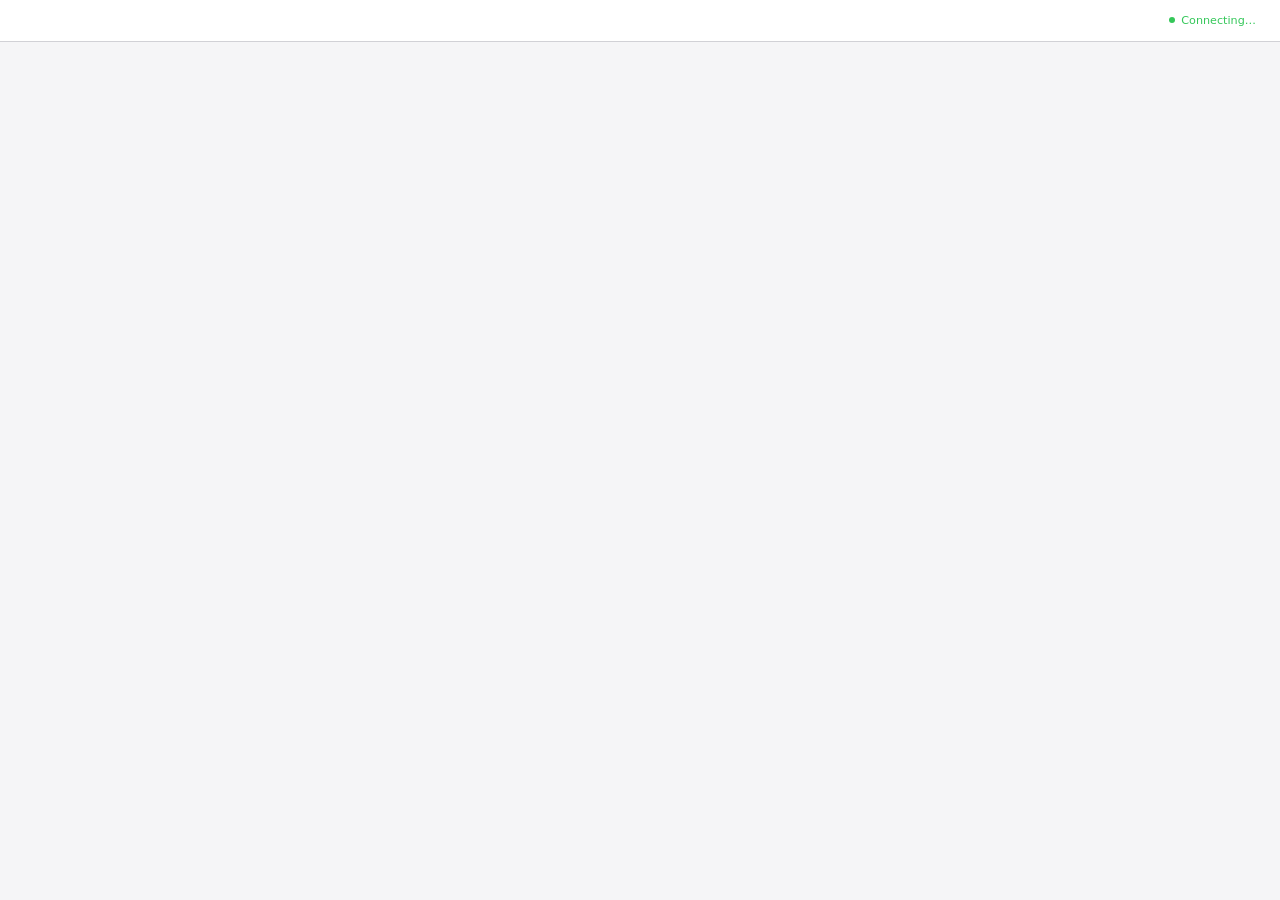
<file: skill/superpowers/skills/brainstorming/scripts/frame-template.html>
<!DOCTYPE html>
<html>
<head>
  <meta charset="utf-8">
  <title>Superpowers Brainstorming</title>
  <style>
    /*
     * BRAINSTORM COMPANION FRAME TEMPLATE
     *
     * This template provides a consistent frame with:
     * - OS-aware light/dark theming
     * - Header branding and connection status
     * - Scrollable main content area
     * - CSS helpers for common UI patterns
     *
     * Content is injected via placeholder comment in #frame-content.
     */

    * { box-sizing: border-box; margin: 0; padding: 0; }
    html, body { height: 100%; overflow: hidden; }

    /* ===== THEME VARIABLES ===== */
    :root {
      --bg-primary: #f5f5f7;
      --bg-secondary: #ffffff;
      --bg-tertiary: #e5e5e7;
      --border: #d1d1d6;
      --text-primary: #1d1d1f;
      --text-secondary: #86868b;
      --text-tertiary: #aeaeb2;
      --accent: #0071e3;
      --accent-hover: #0077ed;
      --success: #34c759;
      --warning: #ff9f0a;
      --error: #ff3b30;
      --selected-bg: #e8f4fd;
      --selected-border: #0071e3;
    }

    @media (prefers-color-scheme: dark) {
      :root {
        --bg-primary: #1d1d1f;
        --bg-secondary: #2d2d2f;
        --bg-tertiary: #3d3d3f;
        --border: #424245;
        --text-primary: #f5f5f7;
        --text-secondary: #86868b;
        --text-tertiary: #636366;
        --accent: #0a84ff;
        --accent-hover: #409cff;
        --selected-bg: rgba(10, 132, 255, 0.15);
        --selected-border: #0a84ff;
      }
    }

    body {
      font-family: system-ui, -apple-system, BlinkMacSystemFont, sans-serif;
      background: var(--bg-primary);
      color: var(--text-primary);
      display: flex;
      flex-direction: column;
      line-height: 1.5;
    }

    /* ===== FRAME STRUCTURE ===== */
    .brand { display: flex; align-items: center; min-width: 0; overflow: hidden; color: var(--text-secondary); line-height: 1; }
    .brand a { color: inherit; text-decoration: none; display: flex; align-items: center; gap: 0.5rem; min-width: 0; max-width: 100%; line-height: 1; }
    .brand-copy { display: block; min-width: 0; overflow: hidden; text-overflow: ellipsis; white-space: nowrap; line-height: 1; transform: translateY(-1px); }
    .brand-logo { display: block; height: 1em; width: auto; max-width: 180px; flex-shrink: 0; filter: invert(1); }
    @media (prefers-color-scheme: dark) {
      .brand-logo { filter: none; }
    }
    .status { font-size: 0.7rem; color: var(--status-color, var(--success)); display: flex; align-items: center; gap: 0.4rem; justify-self: end; white-space: nowrap; line-height: 1; }
    .status::before { content: ''; width: 6px; height: 6px; background: var(--status-color, var(--success)); border-radius: 50%; }

    .main { flex: 1; overflow-y: auto; }
    #frame-content { padding: 2rem; min-height: 100%; }

    .header {
      background: var(--bg-secondary);
      border-bottom: 1px solid var(--border);
      padding: 0.5rem 1.5rem;
      flex-shrink: 0;
      display: grid;
      grid-template-columns: minmax(0, 1fr) auto;
      align-items: center;
      gap: 1rem;
      min-height: 42px;
    }
    .header .brand { justify-self: start; width: 100%; font-size: 0.75rem; line-height: 1; }
    .header .status { grid-column: 2; line-height: 1; }
    .header span {
      font-size: 0.75rem;
      color: var(--text-secondary);
    }
    .header .selected-text {
      color: var(--accent);
      font-weight: 500;
    }

    /* ===== TYPOGRAPHY ===== */
    h2 { font-size: 1.5rem; font-weight: 600; margin-bottom: 0.5rem; }
    h3 { font-size: 1.1rem; font-weight: 600; margin-bottom: 0.25rem; }
    .subtitle { color: var(--text-secondary); margin-bottom: 1.5rem; }
    .section { margin-bottom: 2rem; }
    .label { font-size: 0.7rem; color: var(--text-secondary); text-transform: uppercase; letter-spacing: 0.05em; margin-bottom: 0.5rem; }

    /* ===== OPTIONS (for A/B/C choices) ===== */
    .options { display: flex; flex-direction: column; gap: 0.75rem; }
    .option {
      background: var(--bg-secondary);
      border: 2px solid var(--border);
      border-radius: 12px;
      padding: 1rem 1.25rem;
      cursor: pointer;
      transition: all 0.15s ease;
      display: flex;
      align-items: flex-start;
      gap: 1rem;
    }
    .option:hover { border-color: var(--accent); }
    .option.selected { background: var(--selected-bg); border-color: var(--selected-border); }
    .option .letter {
      background: var(--bg-tertiary);
      color: var(--text-secondary);
      width: 1.75rem; height: 1.75rem;
      border-radius: 6px;
      display: flex; align-items: center; justify-content: center;
      font-weight: 600; font-size: 0.85rem; flex-shrink: 0;
    }
    .option.selected .letter { background: var(--accent); color: white; }
    .option .content { flex: 1; }
    .option .content h3 { font-size: 0.95rem; margin-bottom: 0.15rem; }
    .option .content p { color: var(--text-secondary); font-size: 0.85rem; margin: 0; }

    /* ===== CARDS (for showing designs/mockups) ===== */
    .cards { display: grid; grid-template-columns: repeat(auto-fit, minmax(280px, 1fr)); gap: 1rem; }
    .card {
      background: var(--bg-secondary);
      border: 1px solid var(--border);
      border-radius: 12px;
      overflow: hidden;
      cursor: pointer;
      transition: all 0.15s ease;
    }
    .card:hover { border-color: var(--accent); transform: translateY(-2px); box-shadow: 0 4px 12px rgba(0,0,0,0.1); }
    .card.selected { border-color: var(--selected-border); border-width: 2px; }
    .card-image { background: var(--bg-tertiary); aspect-ratio: 16/10; display: flex; align-items: center; justify-content: center; }
    .card-body { padding: 1rem; }
    .card-body h3 { margin-bottom: 0.25rem; }
    .card-body p { color: var(--text-secondary); font-size: 0.85rem; }

    /* ===== MOCKUP CONTAINER ===== */
    .mockup {
      background: var(--bg-secondary);
      border: 1px solid var(--border);
      border-radius: 12px;
      overflow: hidden;
      margin-bottom: 1.5rem;
    }
    .mockup-header {
      background: var(--bg-tertiary);
      padding: 0.5rem 1rem;
      font-size: 0.75rem;
      color: var(--text-secondary);
      border-bottom: 1px solid var(--border);
    }
    .mockup-body { padding: 1.5rem; }

    /* ===== SPLIT VIEW (side-by-side comparison) ===== */
    .split { display: grid; grid-template-columns: 1fr 1fr; gap: 1.5rem; }
    @media (max-width: 700px) { .split { grid-template-columns: 1fr; } }

    /* ===== PROS/CONS ===== */
    .pros-cons { display: grid; grid-template-columns: 1fr 1fr; gap: 1rem; margin: 1rem 0; }
    .pros, .cons { background: var(--bg-secondary); border-radius: 8px; padding: 1rem; }
    .pros h4 { color: var(--success); font-size: 0.85rem; margin-bottom: 0.5rem; }
    .cons h4 { color: var(--error); font-size: 0.85rem; margin-bottom: 0.5rem; }
    .pros ul, .cons ul { margin-left: 1.25rem; font-size: 0.85rem; color: var(--text-secondary); }
    .pros li, .cons li { margin-bottom: 0.25rem; }

    /* ===== PLACEHOLDER (for mockup areas) ===== */
    .placeholder {
      background: var(--bg-tertiary);
      border: 2px dashed var(--border);
      border-radius: 8px;
      padding: 2rem;
      text-align: center;
      color: var(--text-tertiary);
    }

    /* ===== INLINE MOCKUP ELEMENTS ===== */
    .mock-nav { background: var(--accent); color: white; padding: 0.75rem 1rem; display: flex; gap: 1.5rem; font-size: 0.9rem; }
    .mock-sidebar { background: var(--bg-tertiary); padding: 1rem; min-width: 180px; }
    .mock-content { padding: 1.5rem; flex: 1; }
    .mock-button { background: var(--accent); color: white; border: none; padding: 0.5rem 1rem; border-radius: 6px; font-size: 0.85rem; }
    .mock-input { background: var(--bg-primary); border: 1px solid var(--border); border-radius: 6px; padding: 0.5rem; width: 100%; }
  </style>
</head>
<body>
  <div class="header">
    <!-- BRANDING -->
    <div class="status">Connecting…</div>
  </div>

  <div class="main">
    <div id="frame-content">
      <!-- CONTENT -->
    </div>
  </div>

</body>
</html>
</file>
<file: Project/ALLBot部署/plugins/astrbot_plugin_liflag/pages/config/style.css>
:root {
    --theme-accent: #3b82f6;
    --theme-accent-hover: #2563eb;
    --theme-accent-active: #1d4ed8;

    --bg-primary: light-dark(#ffffff, #1a1a1a);
    --bg-secondary: light-dark(#f8f9fa, #2a2a2a);
    --bg-tertiary: light-dark(#f1f3f5, #3a3a3a);
    --bg-accent: color-mix(in srgb, var(--theme-accent) 10%, transparent);

    --text-primary: light-dark(#1a1a1a, #e5e5e5);
    --text-secondary: light-dark(#6c757d, #a0a0a0);
    --text-tertiary: light-dark(#adb5bd, #707070);

    --border-color: light-dark(#dee2e6, #404040);
    --border-radius-sm: 7px;
    --border-radius-md: 10px;
    --border-radius-lg: 12px;

    --shadow-sm: 0 1px 2px rgba(0, 0, 0, 0.05);
    --shadow-md: 0 4px 6px rgba(0, 0, 0, 0.07);
    --shadow-lg: 0 10px 15px rgba(0, 0, 0, 0.1);

    --spacing-xs: 4px;
    --spacing-sm: 8px;
    --spacing-md: 12px;
    --spacing-lg: 16px;
    --spacing-xl: 20px;
    --spacing-xxl: 24px;

    --font-size-xs: 11px;
    --font-size-sm: 13px;
    --font-size-base: 14px;
    --font-size-lg: 16px;
    --font-size-xl: 18px;
}

[data-theme="dark"] {
    --bg-primary: #1a1a1a;
    --bg-secondary: #2a2a2a;
    --bg-tertiary: #3a3a3a;
    --text-primary: #e5e5e5;
    --text-secondary: #a0a0a0;
    --text-tertiary: #707070;
    --border-color: #404040;
}

* {
    margin: 0;
    padding: 0;
    box-sizing: border-box;
}

body {
    font-family: -apple-system, BlinkMacSystemFont, "Segoe UI", Roboto, "Helvetica Neue", Arial, sans-serif;
    font-size: var(--font-size-base);
    line-height: 1.6;
    color: var(--text-primary);
    background: var(--bg-secondary);
    padding: var(--spacing-xxl);
}

.container {
    max-width: 1120px;
    margin: 0 auto;
    background: var(--bg-primary);
    border-radius: var(--border-radius-lg);
    box-shadow: var(--shadow-lg);
    overflow: hidden;
}

.page-header {
    padding: var(--spacing-xxl);
    background: linear-gradient(135deg, var(--theme-accent) 0%, color-mix(in srgb, var(--theme-accent) 80%, black) 100%);
    color: white;
}

.page-header h1 {
    font-size: 28px;
    font-weight: 600;
    margin-bottom: var(--spacing-sm);
}

.subtitle {
    font-size: var(--font-size-sm);
    opacity: 0.9;
}

.tab-nav {
    display: flex;
    gap: var(--spacing-xs);
    padding: var(--spacing-lg) var(--spacing-xxl) 0;
    background: var(--bg-secondary);
    border-bottom: 1px solid var(--border-color);
}

.tab-btn {
    padding: var(--spacing-md) var(--spacing-xl);
    border: none;
    background: transparent;
    color: var(--text-secondary);
    font-size: var(--font-size-base);
    font-weight: 500;
    cursor: pointer;
    border-radius: var(--border-radius-sm) var(--border-radius-sm) 0 0;
    transition: all 0.2s;
}

.tab-btn:hover {
    background: var(--bg-tertiary);
    color: var(--text-primary);
}

.tab-btn.active {
    background: var(--bg-primary);
    color: var(--theme-accent);
    border-bottom: 2px solid var(--theme-accent);
}

.content {
    padding: var(--spacing-xxl);
}

.tab-panel {
    display: none;
}

.tab-panel.active {
    display: block;
}

.card {
    background: var(--bg-secondary);
    border: 1px solid var(--border-color);
    border-radius: var(--border-radius-md);
    padding: var(--spacing-xl);
    margin-bottom: var(--spacing-xl);
}

.card:last-child {
    margin-bottom: 0;
}

.card h2 {
    font-size: var(--font-size-lg);
    font-weight: 600;
    margin-bottom: var(--spacing-lg);
    color: var(--text-primary);
}

.form-group {
    margin-bottom: var(--spacing-lg);
}

.form-group:last-child {
    margin-bottom: 0;
}

.form-group label {
    display: block;
    font-size: var(--font-size-sm);
    font-weight: 500;
    color: var(--text-primary);
    margin-bottom: var(--spacing-sm);
}

.form-group input[type="text"],
.form-group input[type="number"],
.form-group textarea {
    width: 100%;
    padding: var(--spacing-md);
    border: 1px solid var(--border-color);
    border-radius: var(--border-radius-sm);
    background: var(--bg-primary);
    color: var(--text-primary);
    font-size: var(--font-size-base);
    font-family: inherit;
    transition: all 0.2s;
}

.form-group input[type="text"]:focus,
.form-group input[type="number"]:focus,
.form-group textarea:focus {
    outline: none;
    border-color: var(--theme-accent);
    box-shadow: 0 0 0 3px var(--bg-accent);
}

.form-group textarea {
    resize: vertical;
    line-height: 1.5;
}

.hint {
    font-size: var(--font-size-xs);
    color: var(--text-tertiary);
    margin-top: var(--spacing-xs);
}

.actions {
    display: flex;
    justify-content: flex-end;
    gap: var(--spacing-md);
    padding: var(--spacing-xl) var(--spacing-xxl);
    background: var(--bg-secondary);
    border-top: 1px solid var(--border-color);
}

.btn {
    padding: var(--spacing-md) var(--spacing-xl);
    border: none;
    border-radius: var(--border-radius-sm);
    font-size: var(--font-size-base);
    font-weight: 500;
    cursor: pointer;
    transition: all 0.2s;
}

.btn-primary {
    background: var(--theme-accent);
    color: white;
}

.btn-primary:hover {
    background: var(--theme-accent-hover);
}

.btn-primary:active {
    background: var(--theme-accent-active);
}

.btn-secondary {
    background: var(--bg-tertiary);
    color: var(--text-primary);
}

.btn-secondary:hover {
    background: var(--border-color);
}

.toast {
    position: fixed;
    bottom: var(--spacing-xxl);
    right: var(--spacing-xxl);
    padding: var(--spacing-lg) var(--spacing-xl);
    background: var(--text-primary);
    color: var(--bg-primary);
    border-radius: var(--border-radius-md);
    box-shadow: var(--shadow-lg);
    opacity: 0;
    transform: translateY(20px);
    transition: all 0.3s;
    pointer-events: none;
    z-index: 1000;
}

.toast.show {
    opacity: 1;
    transform: translateY(0);
    pointer-events: auto;
}

.toast.success {
    background: #10b981;
    color: white;
}

.toast.error {
    background: #ef4444;
    color: white;
}

.admin-list {
    border: 1px solid var(--border-color);
    border-radius: var(--border-radius-sm);
    background: var(--bg-primary);
    padding: var(--spacing-md);
    max-height: 300px;
    overflow-y: auto;
}

.admin-item {
    display: flex;
    justify-content: space-between;
    align-items: center;
    padding: var(--spacing-md);
    border-bottom: 1px solid var(--border-color);
}

.admin-item:last-child {
    border-bottom: none;
}

.admin-info {
    display: flex;
    flex-direction: column;
    gap: var(--spacing-xs);
}

.admin-qq {
    font-weight: 500;
    color: var(--text-primary);
}

.admin-date {
    font-size: var(--font-size-xs);
    color: var(--text-tertiary);
}

.btn-danger {
    background: #ef4444;
    color: white;
}

.btn-danger:hover {
    background: #dc2626;
}

.btn-sm {
    padding: var(--spacing-xs) var(--spacing-md);
    font-size: var(--font-size-sm);
}

.input-group {
    display: flex;
    gap: var(--spacing-sm);
}

.input-group input {
    flex: 1;
}

.hint.error {
    color: #ef4444;
}

/* ===== 数据页 ===== */
.data-summary {
    display: flex;
    gap: var(--spacing-md);
    margin-top: var(--spacing-md);
}

.summary-item {
    flex: 1;
    background: var(--bg-secondary);
    border-radius: 8px;
    padding: var(--spacing-md);
    text-align: center;
}

.summary-item .label {
    display: block;
    font-size: var(--font-size-sm);
    color: var(--text-secondary);
}

.summary-item .value {
    display: block;
    font-size: 20px;
    font-weight: 600;
    color: var(--text-primary);
    margin-top: var(--spacing-xs);
}

.data-user {
    border: 1px solid var(--border-color);
    border-radius: 8px;
    margin-bottom: var(--spacing-sm);
    overflow: hidden;
}

.data-user-header {
    display: flex;
    align-items: center;
    gap: var(--spacing-md);
    padding: var(--spacing-md);
    cursor: pointer;
}

.data-user-header:hover {
    background: var(--bg-secondary);
}

.data-user-qq {
    font-weight: 500;
    color: var(--text-primary);
    min-width: 140px;
}

.data-user-name {
    font-weight: normal;
    font-size: var(--font-size-sm);
    color: var(--text-secondary);
}

.data-user-nums {
    flex: 1;
    font-size: var(--font-size-sm);
    color: var(--text-secondary);
}

.data-subjects {
    border-top: 1px solid var(--border-color);
    background: var(--bg-secondary);
}

.data-subject-row {
    display: flex;
    align-items: center;
    gap: var(--spacing-sm);
    padding: var(--spacing-sm) var(--spacing-md) var(--spacing-sm) var(--spacing-lg);
    flex-wrap: wrap;
}

.data-subject-name {
    font-weight: 500;
    color: var(--text-primary);
    min-width: 90px;
}

.data-subject-row label {
    font-size: var(--font-size-sm);
    color: var(--text-secondary);
    display: flex;
    align-items: center;
    gap: var(--spacing-xs);
}

.data-input {
    width: 72px;
    padding: var(--spacing-xs) var(--spacing-sm);
    border: 1px solid var(--border-color);
    border-radius: 6px;
    background: var(--bg-primary);
    color: var(--text-primary);
}

@media (prefers-color-scheme: dark) {
    :root:not([data-theme="light"]) {
        color-scheme: dark;
    }
}

@media (max-width: 768px) {
    body {
        padding: var(--spacing-md);
    }

    .page-header {
        padding: var(--spacing-lg);
    }

    .tab-nav {
        overflow-x: auto;
        -webkit-overflow-scrolling: touch;
    }

    .content {
        padding: var(--spacing-lg);
    }

    .card {
        padding: var(--spacing-lg);
    }

    .actions {
        padding: var(--spacing-lg);
    }
}
</file>
